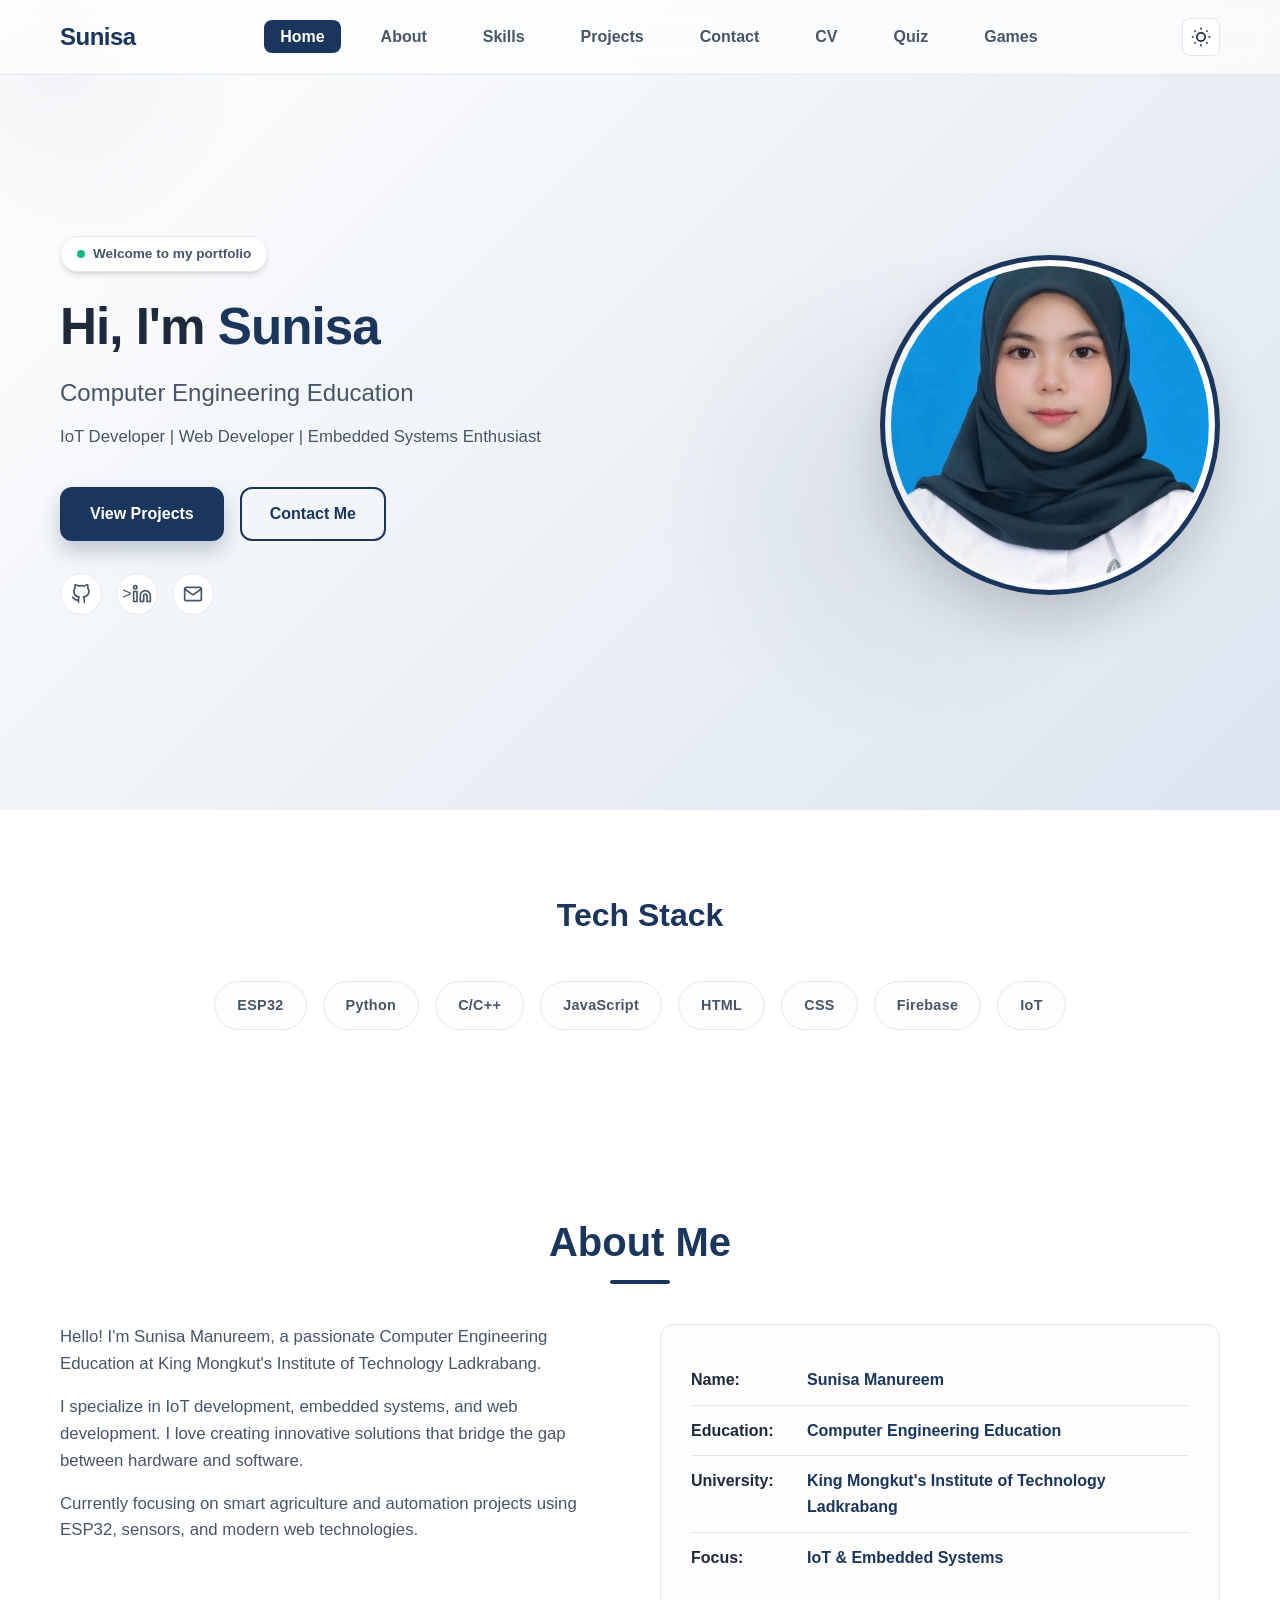
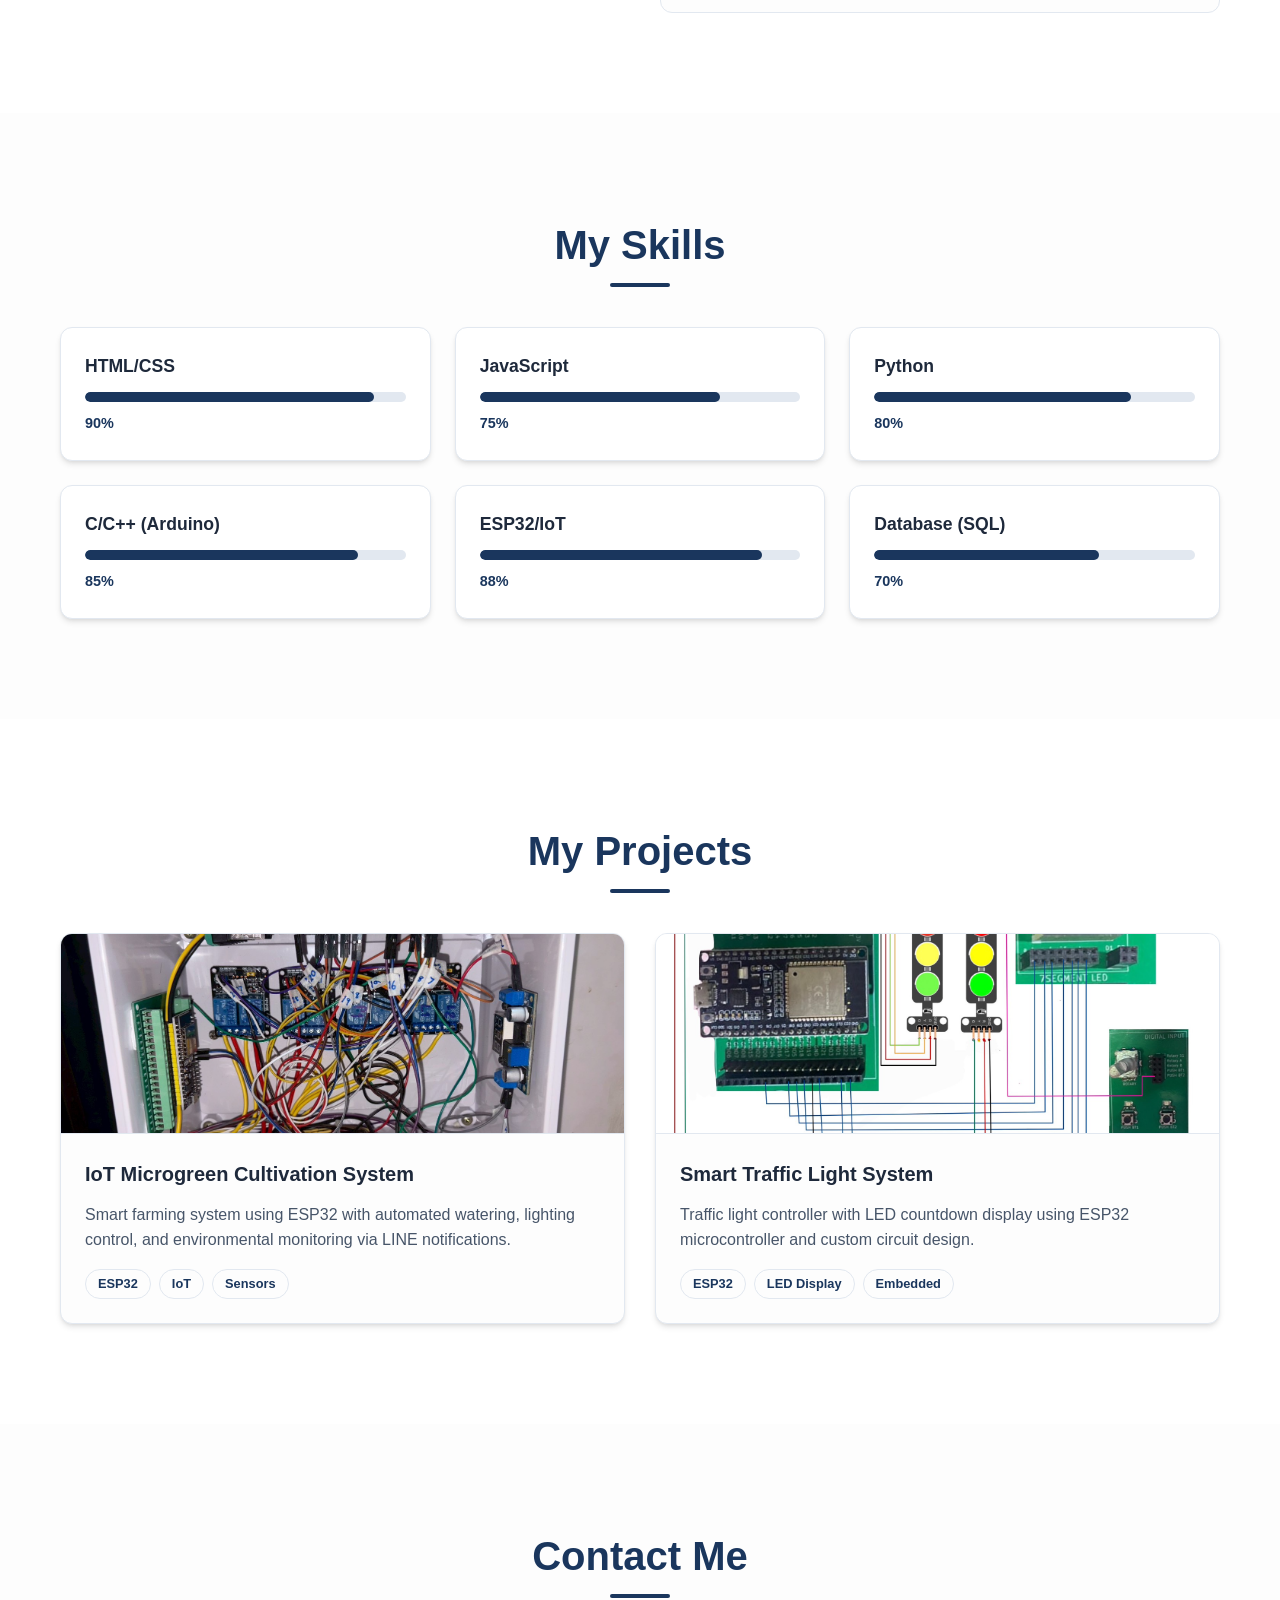
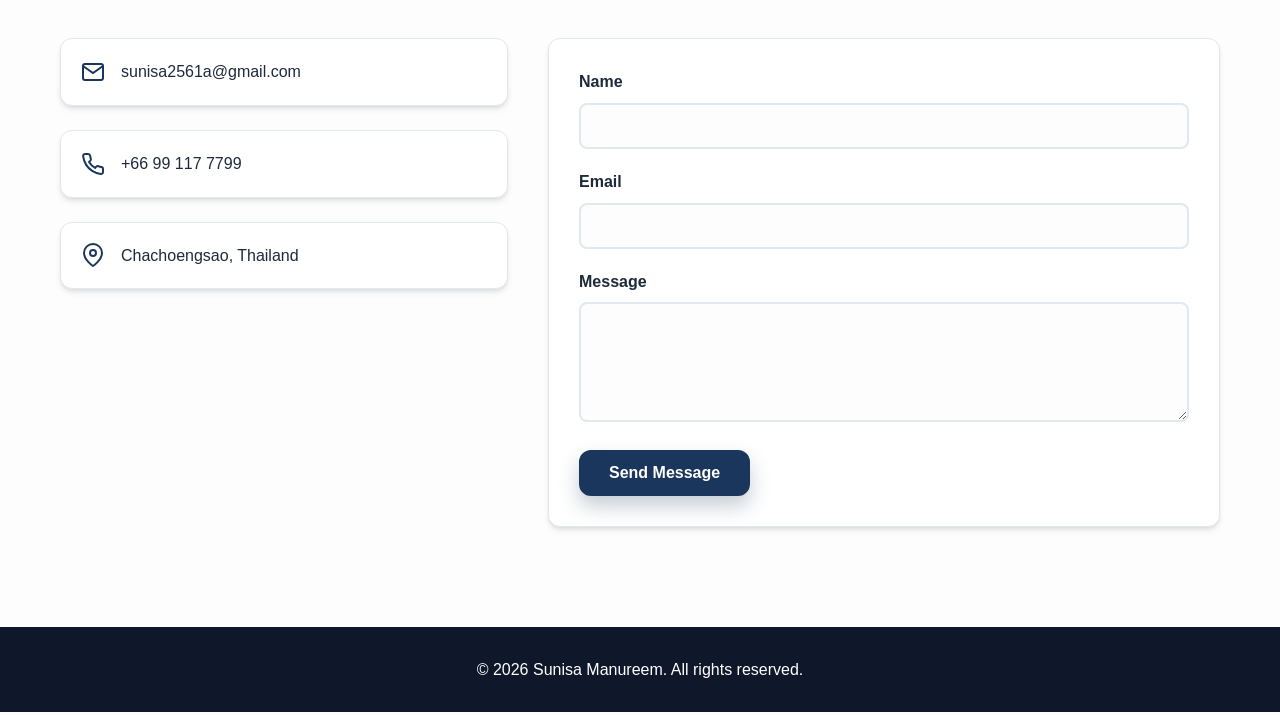
<file: index.html>
<!DOCTYPE html>
<html lang="th">

<head>
    <meta charset="UTF-8">
    <meta name="viewport" content="width=device-width, initial-scale=1.0">
    <title>Sunisa Portfolio - Computer Engineering Education Student</title>
    <meta name="description"
        content="Personal portfolio of Sunisa Manureem - IoT Developer, Web Developer, Embedded Systems">
    <link rel="stylesheet" href="css/style.css">
</head>

<body>
    <noscript>
        <div style="background: #ffefc1; color: #333; padding: 1em; text-align: center;">
            เว็บไซต์นี้สามารถใช้งานได้แม้ปิด JavaScript แต่บางฟีเจอร์เช่นธีมโหมด, แอนิเมชัน, และเกมจะไม่สมบูรณ์<br>
            หากต้องการประสบการณ์ที่ดีที่สุด กรุณาเปิดใช้งาน JavaScript
        </div>
    </noscript>
    <nav class="navbar" id="navbar">
        <div class="nav-container">

            <!-- Logo -->
            <div class="nav-left">
                <a href="#home" class="nav-logo">Sunisa</a>
            </div>

            <!-- Menu -->
            <ul class="nav-menu" id="navMenu">
                <li><a href="#home" class="nav-link active">Home</a></li>
                <li><a href="#about" class="nav-link">About</a></li>
                <li><a href="#skills" class="nav-link">Skills</a></li>
                <li><a href="#projects" class="nav-link">Projects</a></li>
                <li><a href="#contact" class="nav-link">Contact</a></li>
                <li><a href="cv.html" class="nav-link">CV</a></li>
                <li><a href="quiz.html" class="nav-link">Quiz</a></li>
                <li><a href="memory-game.html" class="nav-link">Games</a></li>
            </ul>
            <!-- Right -->
            <div class="nav-right">

            <!-- 🌙 -->
            <button class="theme-toggle" id="themeToggle" aria-label="Toggle dark mode">
                <!-- ☀️ -->
            <svg class="sun-icon" width="20" height="20" viewBox="0 0 24 24" fill="none" stroke="currentColor" stroke-width="2">
                <circle cx="12" cy="12" r="5"></circle>
                <line x1="12" y1="1" x2="12" y2="3"></line>
                <line x1="12" y1="21" x2="12" y2="23"></line>
                <line x1="4.22" y1="4.22" x2="5.64" y2="5.64"></line>
                <line x1="18.36" y1="18.36" x2="19.78" y2="19.78"></line>
                <line x1="1" y1="12" x2="3" y2="12"></line>
                <line x1="21" y1="12" x2="23" y2="12"></line>
                <line x1="4.22" y1="19.78" x2="5.64" y2="18.36"></line>
                <line x1="18.36" y1="5.64" x2="19.78" y2="4.22"></line>
            </svg>

            <!-- 🌙 -->
            <svg class="moon-icon" width="20" height="20" viewBox="0 0 24 24" fill="none" stroke="currentColor" stroke-width="2">
                <path d="M21 12.79A9 9 0 1 1 11.21 3 7 7 0 0 0 21 12.79z"></path>
            </svg>
            </button>

            <!-- ☰ -->
            <button class="menu-toggle nav-toggle" id="menuToggle" aria-label="Open menu">
                ☰
            </button>

        </div>

        </div>

    </nav>

    <section class="hero" id="home">
        <div class="container hero-container">
            <div class="hero-content">
                <div class="hero-badge animate-fade-in">
                    <span class="badge-dot"></span> Welcome to my portfolio
                </div>

                <h1 class="hero-title animate-fade-in delay-1">Hi, I'm <span class="highlight">Sunisa</span></h1>
                <p class="hero-subtitle animate-fade-in delay-2">Computer Engineering Education</p>
                <p class="hero-description animate-fade-in delay-3">IoT Developer | Web Developer | Embedded Systems
                    Enthusiast</p>

                <div class="hero-buttons animate-fade-in delay-3">
                    <a href="#projects" class="btn btn-primary">View Projects</a>
                    <a href="#contact" class="btn btn-outline">Contact Me</a>
                </div>

                <div class="hero-socials animate-fade-in delay-3">
                    <a href="https://github.com/SunisaManureem" target="_blank" aria-label="GitHub">
                        <svg width="20" height="20" viewBox="0 0 24 24" fill="none" stroke="currentColor"
                            stroke-width="2" stroke-linecap="round" stroke-linejoin="round">
                            <path
                                d="M9 19c-5 1.5-5-2.5-7-3m14 6v-3.87a3.37 3.37 0 0 0-.94-2.61c3.14-.35 6.44-1.54 6.44-7A5.44 5.44 0 0 0 20 4.77 5.07 5.07 0 0 0 19.91 1S18.73.65 16 2.48a13.38 13.38 0 0 0-7 0C6.27.65 5.09 1 5.09 1A5.07 5.07 0 0 0 5 4.77a5.44 5.44 0 0 0-1.5 3.78c0 5.42 3.3 6.61 6.44 7A3.37 3.37 0 0 0 9 18.13V22">
                            </path>
                        </svg>
                    </a>
                    <a href="https://www.linkedin.com/in/areena-na-a1b7763bb/" target="_blank" aria-label="LinkedIn">>
                        <svg width="20" height="20" viewBox="0 0 24 24" fill="none" stroke="currentColor"
                            stroke-width="2" stroke-linecap="round" stroke-linejoin="round">
                            <path d="M16 8a6 6 0 0 1 6 6v7h-4v-7a2 2 0 0 0-2-2 2 2 0 0 0-2 2v7h-4v-7a6 6 0 0 1 6-6z">
                            </path>
                            <rect x="2" y="9" width="4" height="12"></rect>
                            <circle cx="4" cy="4" r="2"></circle>
                        </svg>
                    </a>
                    <a href="#contact" aria-label="Email">
                        <svg width="20" height="20" viewBox="0 0 24 24" fill="none" stroke="currentColor"
                            stroke-width="2" stroke-linecap="round" stroke-linejoin="round">
                            <path d="M4 4h16c1.1 0 2 .9 2 2v12c0 1.1-.9 2-2 2H4c-1.1 0-2-.9-2-2V6c0-1.1.9-2 2-2z">
                            </path>
                            <polyline points="22,6 12,13 2,6"></polyline>
                        </svg>
                    </a>
                </div>
            </div>

            <div class="hero-image animate-fade-in delay-2">
                <img src="images/profile.jpg" alt="Sunisa Manureem">
            </div>

        </div>

    </section>

    <section class="tech" id="tech">
        <div class="container">
            <h2 class="tech-title">Tech Stack</h2>

            <div class="tech-grid">

                <div class="tech-item">ESP32</div>
                <div class="tech-item">Python</div>
                <div class="tech-item">C/C++</div>
                <div class="tech-item">JavaScript</div>
                <div class="tech-item">HTML</div>
                <div class="tech-item">CSS</div>
                <div class="tech-item">Firebase</div>
                <div class="tech-item">IoT</div>

            </div>

        </div>
    </section>
    <section class="section about" id="about">
        <div class="container">
            <h2 class="section-title">About Me</h2>
            <div class="about-content">
                <div class="about-text">
                    <p>Hello! I'm Sunisa Manureem, a passionate Computer Engineering Education at King Mongkut's
                        Institute of Technology Ladkrabang.</p>
                    <p>I specialize in IoT development, embedded systems, and web development. I love creating
                        innovative solutions that bridge the gap between hardware and software.</p>
                    <p>Currently focusing on smart agriculture and automation projects using ESP32, sensors, and modern
                        web technologies.</p>
                </div>
                <div class="about-info">
                    <div class="info-item">
                        <span class="info-label">Name:</span>
                        <span class="info-value">Sunisa Manureem</span>
                    </div>
                    <div class="info-item">
                        <span class="info-label">Education:</span>
                        <span class="info-value">Computer Engineering Education</span>
                    </div>
                    <div class="info-item">
                        <span class="info-label">University:</span>
                        <span class="info-value">King Mongkut's Institute of Technology Ladkrabang</span>
                    </div>
                    <div class="info-item">
                        <span class="info-label">Focus:</span>
                        <span class="info-value">IoT & Embedded Systems</span>
                    </div>
                </div>
            </div>
        </div>
    </section>

    <section class="section skills" id="skills">
        <div class="container">
            <h2 class="section-title">My Skills</h2>
            <div class="skills-grid">
                <div class="skill-card">
                    <h3 class="skill-name">HTML/CSS</h3>
                    <div class="skill-bar">
                        <div class="skill-progress" data-progress="90"></div>
                    </div>
                    <span class="skill-percent">90%</span>
                </div>
                <div class="skill-card">
                    <h3 class="skill-name">JavaScript</h3>
                    <div class="skill-bar">
                        <div class="skill-progress" data-progress="75"></div>
                    </div>
                    <span class="skill-percent">75%</span>
                </div>
                <div class="skill-card">
                    <h3 class="skill-name">Python</h3>
                    <div class="skill-bar">
                        <div class="skill-progress" data-progress="80"></div>
                    </div>
                    <span class="skill-percent">80%</span>
                </div>
                <div class="skill-card">
                    <h3 class="skill-name">C/C++ (Arduino)</h3>
                    <div class="skill-bar">
                        <div class="skill-progress" data-progress="85"></div>
                    </div>
                    <span class="skill-percent">85%</span>
                </div>
                <div class="skill-card">
                    <h3 class="skill-name">ESP32/IoT</h3>
                    <div class="skill-bar">
                        <div class="skill-progress" data-progress="88"></div>
                    </div>
                    <span class="skill-percent">88%</span>
                </div>
                <div class="skill-card">
                    <h3 class="skill-name">Database (SQL)</h3>
                    <div class="skill-bar">
                        <div class="skill-progress" data-progress="70"></div>
                    </div>
                    <span class="skill-percent">70%</span>
                </div>
            </div>
        </div>
    </section>

    <section class="section projects" id="projects">
        <div class="container">
            <h2 class="section-title">My Projects</h2>
            <div class="projects-grid">
                <div class="project-card">
                    <div class="project-image">
                        <img src="images/project1.jpg" alt="IoT Microgreen Cultivation System">
                    </div>
                    <div class="project-content">
                        <h3 class="project-title">IoT Microgreen Cultivation System</h3>
                        <p class="project-description">Smart farming system using ESP32 with automated watering,
                            lighting control, and environmental monitoring via LINE notifications.</p>
                        <div class="project-tags">
                            <span class="tag">ESP32</span>
                            <span class="tag">IoT</span>
                            <span class="tag">Sensors</span>
                        </div>
                    </div>
                </div>
                <div class="project-card">
                    <div class="project-image">
                        <img src="images/project2.jpg" alt="Smart Traffic Light System">
                    </div>
                    <div class="project-content">
                        <h3 class="project-title">Smart Traffic Light System</h3>
                        <p class="project-description">Traffic light controller with LED countdown display using ESP32
                            microcontroller and custom circuit design.</p>
                        <div class="project-tags">
                            <span class="tag">ESP32</span>
                            <span class="tag">LED Display</span>
                            <span class="tag">Embedded</span>
                        </div>
                    </div>
                </div>
            </div>
        </div>
    </section>

    <section class="section contact" id="contact">
        <div class="container">
            <h2 class="section-title">Contact Me</h2>
            <div class="contact-content">
                <div class="contact-info">
                    <div class="contact-item">
                        <svg width="24" height="24" viewBox="0 0 24 24" fill="none" stroke="currentColor"
                            stroke-width="2">
                            <path d="M4 4h16c1.1 0 2 .9 2 2v12c0 1.1-.9 2-2 2H4c-1.1 0-2-.9-2-2V6c0-1.1.9-2 2-2z">
                            </path>
                            <polyline points="22,6 12,13 2,6"></polyline>
                        </svg>
                        <span>sunisa2561a@gmail.com</span>
                    </div>
                    <div class="contact-item">
                        <svg width="24" height="24" viewBox="0 0 24 24" fill="none" stroke="currentColor"
                            stroke-width="2">
                            <path
                                d="M22 16.92v3a2 2 0 0 1-2.18 2 19.79 19.79 0 0 1-8.63-3.07 19.5 19.5 0 0 1-6-6 19.79 19.79 0 0 1-3.07-8.67A2 2 0 0 1 4.11 2h3a2 2 0 0 1 2 1.72 12.84 12.84 0 0 0 .7 2.81 2 2 0 0 1-.45 2.11L8.09 9.91a16 16 0 0 0 6 6l1.27-1.27a2 2 0 0 1 2.11-.45 12.84 12.84 0 0 0 2.81.7A2 2 0 0 1 22 16.92z">
                            </path>
                        </svg>
                        <span>+66 99 117 7799</span>
                    </div>
                    <div class="contact-item">
                        <svg width="24" height="24" viewBox="0 0 24 24" fill="none" stroke="currentColor"
                            stroke-width="2">
                            <path d="M21 10c0 7-9 13-9 13s-9-6-9-13a9 9 0 0 1 18 0z"></path>
                            <circle cx="12" cy="10" r="3"></circle>
                        </svg>
                        <span>Chachoengsao, Thailand</span>
                    </div>
                </div>
                <form class="contact-form" id="contactForm" action="mailto:sunisa2561a@gmail.com" method="POST"
                    enctype="text/plain">
                    <div class="form-group">
                        <label for="name">Name</label>
                        <input type="text" id="name" name="name" required>
                    </div>
                    <div class="form-group">
                        <label for="email">Email</label>
                        <input type="email" id="email" name="email" required>
                    </div>
                    <div class="form-group">
                        <label for="message">Message</label>
                        <textarea id="message" name="message" rows="5" required></textarea>
                    </div>
                    <button type="submit" class="btn btn-primary">Send Message</button>
                </form>
            </div>
        </div>
    </section>

    <footer class="footer">
        <div class="container">
            <p>&copy; 2026 Sunisa Manureem. All rights reserved.</p>
        </div>
    </footer>
    <noscript>
        <style>
            /* ปิดแอนิเมชันที่ใช้ JS */
            .animate-fade-in, .delay-1, .delay-2, .delay-3 { opacity: 1 !important; animation: none !important; }
        </style>
    </noscript>
    <script src="js/main.js"></script>
</body>

</html>
</file>
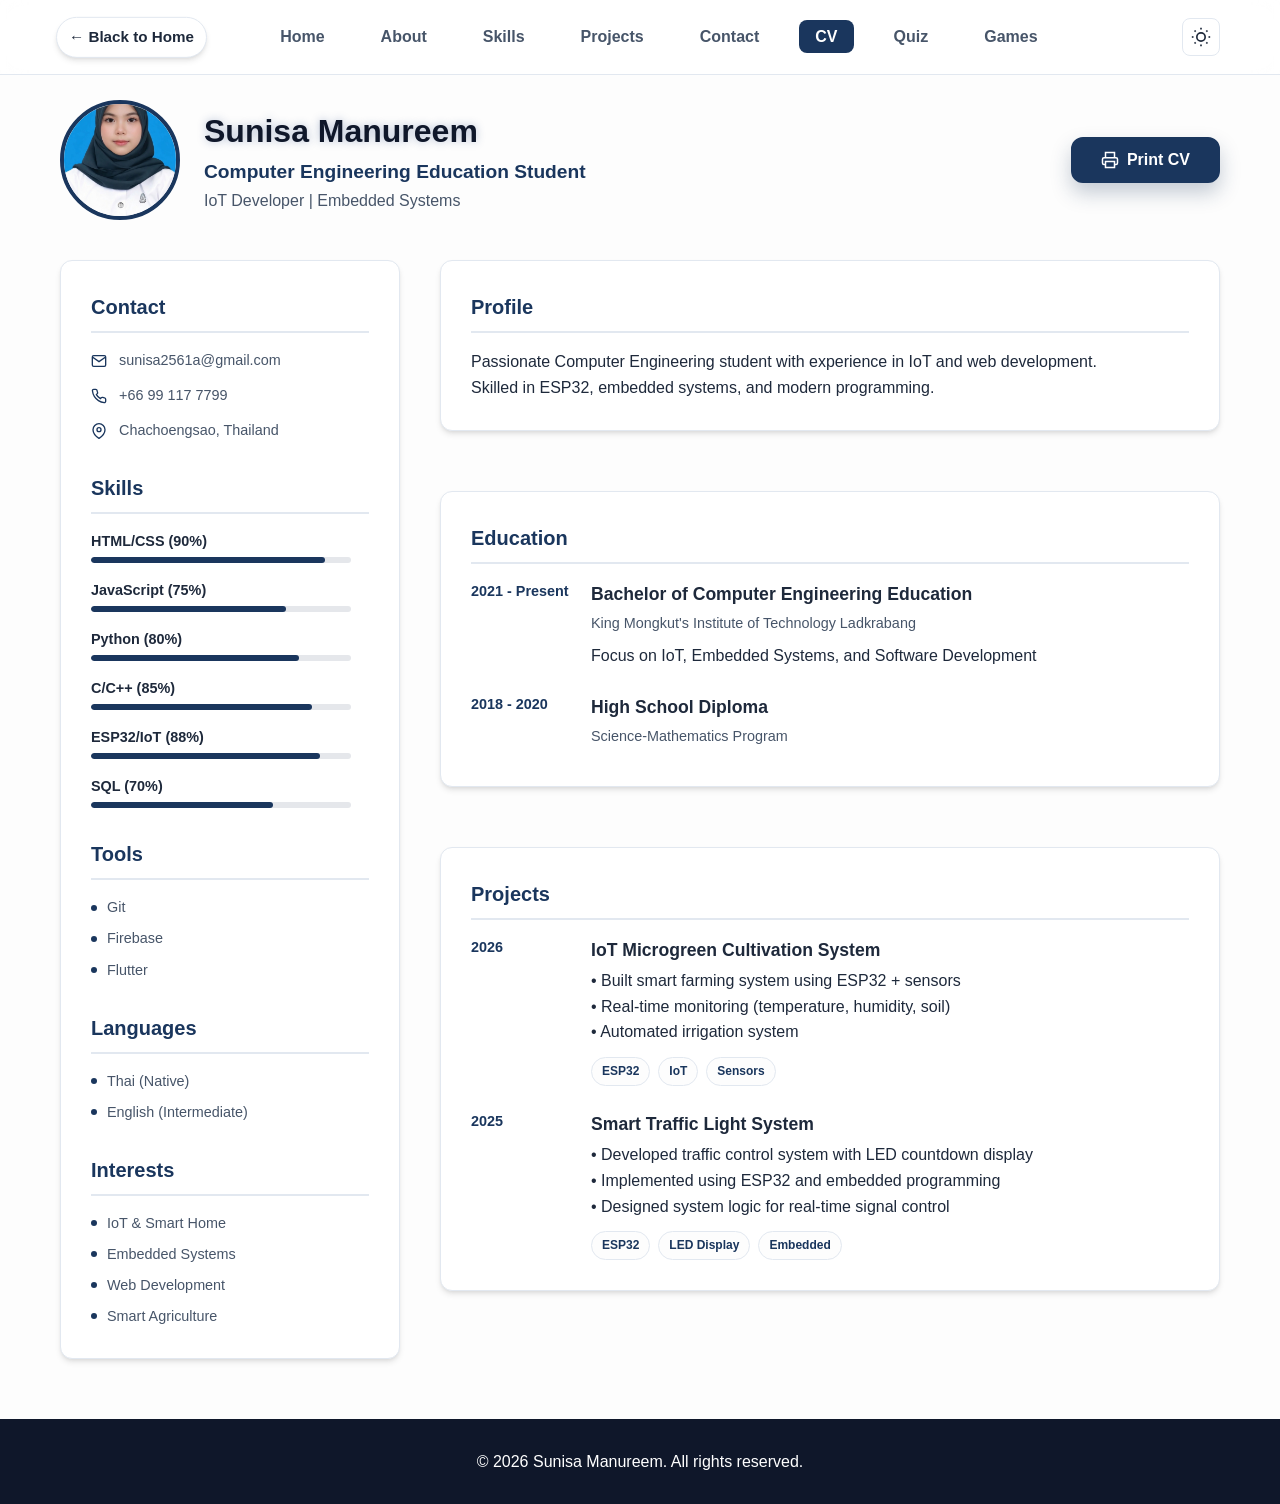
<file: cv.html>
<!DOCTYPE html>
<html lang="th">
<head>
    <meta charset="UTF-8">
    <meta name="viewport" content="width=device-width, initial-scale=1.0">
    <title>CV - Sunisa Manureem</title>
    <link rel="stylesheet" href="css/style.css">
</head>
<body>
    <noscript>
        <div style="background: #ffefc1; color: #333; padding: 1em; text-align: center;">
            เว็บไซต์นี้สามารถดู CV ได้แม้ปิด JavaScript แต่ปุ่ม Print และแอนิเมชันบางอย่างจะไม่ทำงาน<br>
            กรุณาใช้เมนู Print ของเบราว์เซอร์หากต้องการพิมพ์ (Ctrl+P)
        </div>
    </noscript>
    <!-- Navigation -->
    <nav class="navbar" id="navbar">
        <div class="nav-container">
            <a href="index.html" class="back-button" aria-label="Back to Home">← Black to Home</a>
            <a href="index.html" class="nav-logo">Sunisa</a>
            <button class="nav-toggle" id="navToggle" aria-label="Toggle menu">
                <span></span>
                <span></span>
                <span></span>
            </button>
            <ul class="nav-menu" id="navMenu">
                <li><a href="index.html" class="nav-link">Home</a></li>
                <li><a href="index.html#about" class="nav-link">About</a></li>
                <li><a href="index.html#skills" class="nav-link">Skills</a></li>
                <li><a href="index.html#projects" class="nav-link">Projects</a></li>
                <li><a href="index.html#contact" class="nav-link">Contact</a></li>
                <li><a href="cv.html" class="nav-link active">CV</a></li>
                <li><a href="quiz.html" class="nav-link">Quiz</a></li>
                <li><a href="memory-game.html" class="nav-link">Games</a></li>
            </ul>
            <button class="theme-toggle" id="themeToggle" aria-label="Toggle dark mode">
                <svg class="sun-icon" width="20" height="20" viewBox="0 0 24 24" fill="none" stroke="currentColor" stroke-width="2">
                    <circle cx="12" cy="12" r="5"></circle>
                    <line x1="12" y1="1" x2="12" y2="3"></line>
                    <line x1="12" y1="21" x2="12" y2="23"></line>
                    <line x1="4.22" y1="4.22" x2="5.64" y2="5.64"></line>
                    <line x1="18.36" y1="18.36" x2="19.78" y2="19.78"></line>
                    <line x1="1" y1="12" x2="3" y2="12"></line>
                    <line x1="21" y1="12" x2="23" y2="12"></line>
                    <line x1="4.22" y1="19.78" x2="5.64" y2="18.36"></line>
                    <line x1="18.36" y1="5.64" x2="19.78" y2="4.22"></line>
                </svg>
                <svg class="moon-icon" width="20" height="20" viewBox="0 0 24 24" fill="none" stroke="currentColor" stroke-width="2">
                    <path d="M21 12.79A9 9 0 1 1 11.21 3 7 7 0 0 0 21 12.79z"></path>
                </svg>
            </button>
        </div>
    </nav>
    <main class="cv-page">
    <div class="container">
        <div class="cv-header">
                <div class="cv-profile">
                    <img src="images/profile.jpg" alt="Sunisa Manureem" class="cv-photo">
                    <div class="cv-info">
                        <h1>Sunisa Manureem</h1>
                        <p class="cv-title">Computer Engineering Education Student</p>
                        <p class="cv-subtitle">IoT Developer | Embedded Systems</p>
                    </div>
                </div>
                <button class="btn btn-primary" onclick="window.print()">
                    <svg width="18" height="18" viewBox="0 0 24 24" fill="none" stroke="currentColor" stroke-width="2" style="margin-right: 8px;">
                        <polyline points="6 9 6 2 18 2 18 9"></polyline>
                        <path d="M6 18H4a2 2 0 0 1-2-2v-5a2 2 0 0 1 2-2h16a2 2 0 0 1 2 2v5a2 2 0 0 1-2 2h-2"></path>
                        <rect x="6" y="14" width="12" height="8"></rect>
                    </svg>
                    Print CV
                </button>
            </div>

            <div class="cv-grid">
            <!-- Left Column -->
                <div class="cv-sidebar">
                    <section class="cv-section">
                        <h2>Contact</h2>
                        <ul class="cv-contact-list">
                            <li>
                                <svg width="16" height="16" viewBox="0 0 24 24" fill="none" stroke="currentColor" stroke-width="2">
                                    <path d="M4 4h16c1.1 0 2 .9 2 2v12c0 1.1-.9 2-2 2H4c-1.1 0-2-.9-2-2V6c0-1.1.9-2 2-2z"></path>
                                    <polyline points="22,6 12,13 2,6"></polyline>
                                </svg>
                                sunisa2561a@gmail.com
                            </li>
                            <li>
                                <svg width="16" height="16" viewBox="0 0 24 24" fill="none" stroke="currentColor" stroke-width="2">
                                    <path d="M22 16.92v3a2 2 0 0 1-2.18 2 19.79 19.79 0 0 1-8.63-3.07 19.5 19.5 0 0 1-6-6 19.79 19.79 0 0 1-3.07-8.67A2 2 0 0 1 4.11 2h3a2 2 0 0 1 2 1.72 12.84 12.84 0 0 0 .7 2.81 2 2 0 0 1-.45 2.11L8.09 9.91a16 16 0 0 0 6 6l1.27-1.27a2 2 0 0 1 2.11-.45 12.84 12.84 0 0 0 2.81.7A2 2 0 0 1 22 16.92z"></path>
                                </svg>
                                +66 99 117 7799
                            </li>
                            <li>
                                <svg width="16" height="16" viewBox="0 0 24 24" fill="none" stroke="currentColor" stroke-width="2">
                                    <path d="M21 10c0 7-9 13-9 13s-9-6-9-13a9 9 0 0 1 18 0z"></path>
                                    <circle cx="12" cy="10" r="3"></circle>
                                </svg>
                                Chachoengsao, Thailand
                            </li>
                        </ul>
                    </section>

                    <section class="cv-section">
                        <h2>Skills</h2>
                    <div class="cv-skills">

                        <div class="cv-skill">
                    <span>HTML/CSS (90%)</span>
                    <div class="cv-skill-bar">
                        <div class="cv-skill-fill" data-width="90"></div>
                    </div>
                </div>

                <div class="cv-skill">
                    <span>JavaScript (75%)</span>
                    <div class="cv-skill-bar">
                        <div class="cv-skill-fill" data-width="75"></div>
                    </div>
                </div>

                <div class="cv-skill">
                    <span>Python (80%)</span>
                    <div class="cv-skill-bar">
                        <div class="cv-skill-fill" data-width="80"></div>
                    </div>
                </div>

                <div class="cv-skill">
                    <span>C/C++ (85%)</span>
                    <div class="cv-skill-bar">
                        <div class="cv-skill-fill" data-width="85"></div>
                    </div>
                </div>

                <div class="cv-skill">
                    <span>ESP32/IoT (88%)</span>
                    <div class="cv-skill-bar">
                        <div class="cv-skill-fill" data-width="88"></div>
                    </div>
                </div>

                <div class="cv-skill">
                    <span>SQL (70%)</span>
                    <div class="cv-skill-bar">
                        <div class="cv-skill-fill" data-width="70"></div>
                    </div>
                </div>

                    </div>
                    </section>
                    <section class="cv-section">
                    <h2>Tools</h2>
                    <ul class="cv-list">
                        <li>Git</li>
                        <li>Firebase</li>
                        <li>Flutter</li>
                    </ul>
                </section>

                    <section class="cv-section">
                        <h2>Languages</h2>
                        <ul class="cv-list">
                            <li>Thai (Native)</li>
                            <li>English (Intermediate)</li>
                        </ul>
                    </section>

                    <section class="cv-section">
                        <h2>Interests</h2>
                        <ul class="cv-list">
                            <li>IoT & Smart Home</li>
                            <li>Embedded Systems</li>
                            <li>Web Development</li>
                            <li>Smart Agriculture</li>
                        </ul>
                    </section>
                </div>

                <!-- Right Column -->
                <div class="cv-main">
                    <section class="cv-section">
                        <h2>Profile</h2>
                        <p>
                        Passionate Computer Engineering student with experience in IoT and web development.<br>
                        Skilled in ESP32, embedded systems, and modern programming.
                        </p>
                    </section>

                    <section class="cv-section">
                        <h2>Education</h2>
                        <div class="cv-timeline">
                            <div class="cv-timeline-item">
                                <div class="cv-timeline-date">2021 - Present</div>
                                <div class="cv-timeline-content">
                                    <h3>Bachelor of Computer Engineering Education</h3>
                                    <p class="cv-timeline-place">King Mongkut's Institute of Technology Ladkrabang </p>
                                    <p>Focus on IoT, Embedded Systems, and Software Development</p>
                                </div>
                            </div>
                            <div class="cv-timeline-item">
                                <div class="cv-timeline-date">2018 - 2020</div>
                                <div class="cv-timeline-content">
                                    <h3>High School Diploma</h3>
                                    <p class="cv-timeline-place">Science-Mathematics Program</p>
                                </div>
                            </div>
                        </div>
                    </section>

                    <section class="cv-section">
                        <h2>Projects</h2>
                        <div class="cv-timeline">
                            <div class="cv-timeline-item">
                                <div class="cv-timeline-date">2026</div>
                                <div class="cv-timeline-content">
                                    <h3>IoT Microgreen Cultivation System</h3>
                                    <p>
                                        • Built smart farming system using ESP32 + sensors<br>
                                        • Real-time monitoring (temperature, humidity, soil)<br>
                                        • Automated irrigation system<br>
                                    </p>
                                    <div class="cv-tags">
                                        <span>ESP32</span>
                                        <span>IoT</span>
                                        <span>Sensors</span>
                                    </div>
                                </div>
                            </div>
                            <div class="cv-timeline-item">
                                <div class="cv-timeline-date">2025</div>
                                <div class="cv-timeline-content">
                                    <h3>Smart Traffic Light System</h3>
                                    <p>
                                        • Developed traffic control system with LED countdown display<br>
                                        • Implemented using ESP32 and embedded programming<br>
                                        • Designed system logic for real-time signal control
                                    </p>
                                    <div class="cv-tags">
                                        <span>ESP32</span>
                                        <span>LED Display</span>
                                        <span>Embedded</span>
                                    </div>
                                </div>
                            </div>
                        </div>
                    </section>
                </div>
            </div>
        </div>
    </main>
    <!-- Footer -->
    <footer class="footer">
        <div class="container">
            <p>&copy; 2026 Sunisa Manureem. All rights reserved.</p>
        </div>
    </footer>

    <script src="js/main.js"></script>

</body>
</html>
</file>
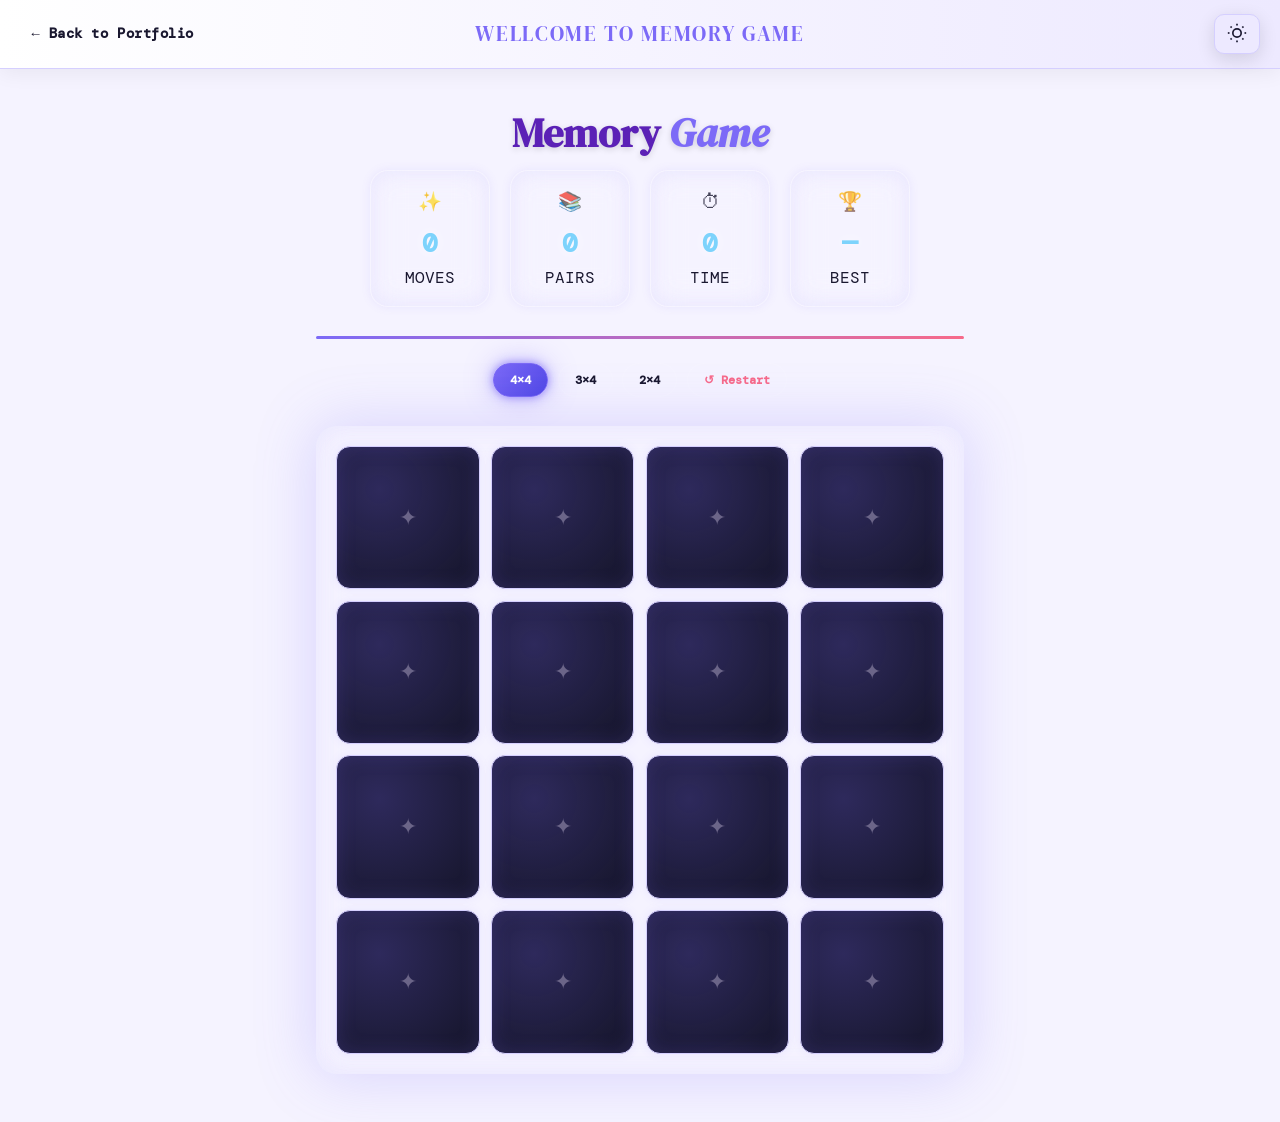
<file: memory-game.html>
<!DOCTYPE html>
<html lang="th">
<head>
  <meta charset="UTF-8">
  <meta name="viewport" content="width=device-width, initial-scale=1.0">
  <title>Memory Game — Sunisa Portfolio</title>
  <meta name="description" content="เกมจับคู่การ์ด — ฝึกความจำ">
  <link rel="stylesheet" href="css/style.css">
  <link rel="stylesheet" href="css/memory-game.css">
</head>
<body class="memory-game">

<nav class="nav" role="navigation" aria-label="site navigation">
  <a href="index.html">← Back to Portfolio</a>
  <span class="nav-title">Wellcome to Memory Game</span>
  <button class="theme-btn" id="themeToggle" aria-label="Toggle dark mode">
    <svg class="sun-icon" width="20" height="20" viewBox="0 0 24 24" fill="none" stroke="currentColor" stroke-width="2">
      <circle cx="12" cy="12" r="5"></circle>
      <line x1="12" y1="1" x2="12" y2="3"></line>
      <line x1="12" y1="21" x2="12" y2="23"></line>
      <line x1="4.22" y1="4.22" x2="5.64" y2="5.64"></line>
      <line x1="18.36" y1="18.36" x2="19.78" y2="19.78"></line>
      <line x1="1" y1="12" x2="3" y2="12"></line>
      <line x1="21" y1="12" x2="23" y2="12"></line>
      <line x1="4.22" y1="19.78" x2="5.64" y2="18.36"></line>
      <line x1="18.36" y1="5.64" x2="19.78" y2="4.22"></line>
    </svg>
    <svg class="moon-icon" width="20" height="20" viewBox="0 0 24 24" fill="none" stroke="currentColor" stroke-width="2">
      <path d="M21 12.79A9 9 0 1 1 11.21 3 7 7 0 0 0 21 12.79z"></path>
    </svg>
  </button>
</nav>

<noscript>
  <div id="nojs-notice" style="display:block; padding:1rem 1.5rem; background:#fef3cd; color:#6b5a00; font-family:monospace; font-size:.85rem; border-bottom:2px solid #f0c040;">
    ⚠️ JavaScript ถูกปิด — เกมจำเป็นต้องใช้ JS เพื่อพลิกการ์ด
    แต่คุณยังดูรายการ emoji ทั้งหมดด้านล่างได้
  </div>
</noscript>

<main class="wrapper" id="main">
  <h1>Memory <em>Game</em></h1>

  <div class="stats" role="status" aria-live="polite">

  <div class="stat-card">
    <div class="icon">✨</div>
    <div class="value" id="stat-moves">0</div>
    <div class="label">MOVES</div>
  </div>

  <div class="stat-card">
    <div class="icon">📚</div>
    <div class="value" id="stat-pairs">0</div>
    <div class="label">PAIRS</div>
  </div>

  <div class="stat-card">
    <div class="icon">⏱</div>
    <div class="value" id="stat-time">0</div>
    <div class="label">TIME</div>
  </div>

  <div class="stat-card">
    <div class="icon">🏆</div>
    <div class="value" id="stat-best">—</div>
    <div class="label">BEST</div>
  </div>

</div>

  <!-- Timer bar (visual only) -->
  <div id="timer-bar-wrap" aria-hidden="true"><div id="timer-bar"></div></div>

  <!-- Controls -->
  <div class="controls" role="group" aria-label="difficulty">
    <button class="btn active" data-size="4" aria-pressed="true">4×4</button>
    <button class="btn" data-size="3" aria-pressed="false">3×4</button>
    <button class="btn" data-size="2" aria-pressed="false">2×4</button>
    <button class="btn btn-restart" id="restartBtn" aria-label="Restart game">↺ Restart</button>
  </div>

  <div id="board" class="grid-4" role="grid" aria-label="memory card board"></div>

  <div id="fallback-list" style="margin-top:1.5rem;">
    <h2 style="font-size:1rem; margin-bottom:.5rem;">รายการ emoji ทั้งหมด (no-JS mode)</h2>
    <p style="font-size:.8rem; color:gray; margin-bottom:.8rem;">เมื่อ JS ทำงาน รายการนี้จะถูกซ่อนและแสดงเป็นบอร์ดเกมแทน</p>
    <div style="display:flex; flex-wrap:wrap; gap:.6rem; font-size:2rem; line-height:1;">
      <span title="Cat">🐱</span>
      <span title="Dog">🐶</span>
      <span title="Fox">🦊</span>
      <span title="Frog">🐸</span>
      <span title="Penguin">🐧</span>
      <span title="Lion">🦁</span>
      <span title="Bear">🐻</span>
      <span title="Butterfly">🦋</span>
      <span title="Blossom">🌸</span>
      <span title="Pizza">🍕</span>
      <span title="Guitar">🎸</span>
      <span title="Rocket">🚀</span>
      <span title="Target">🎯</span>
      <span title="Rainbow">🌈</span>
      <span title="Lightning">⚡</span>
      <span title="Donut">🍩</span>
      <span title="Circus">🎪</span>
      <span title="Unicorn">🦄</span>
      <span title="Cactus">🌵</span>
      <span title="Theater">🎭</span>
      <span title="Puzzle">🧩</span>
      <span title="Dice">🎲</span>
      <span title="Crystal ball">🔮</span>
      <span title="Balloon">🎈</span>
    </div>
  </div>

  <!-- Win message -->
  <div id="win-msg" role="alert" aria-live="assertive">
    <h2 id="win-title">🎉 ชนะแล้ว!</h2>
    <p id="win-detail"></p>
    <br>
    <button class="btn btn-restart" id="winRestartBtn">เล่นอีกรอบ</button>
  </div>
</main>
<script src="js/game.js"></script>
</body>
</html>
</file>
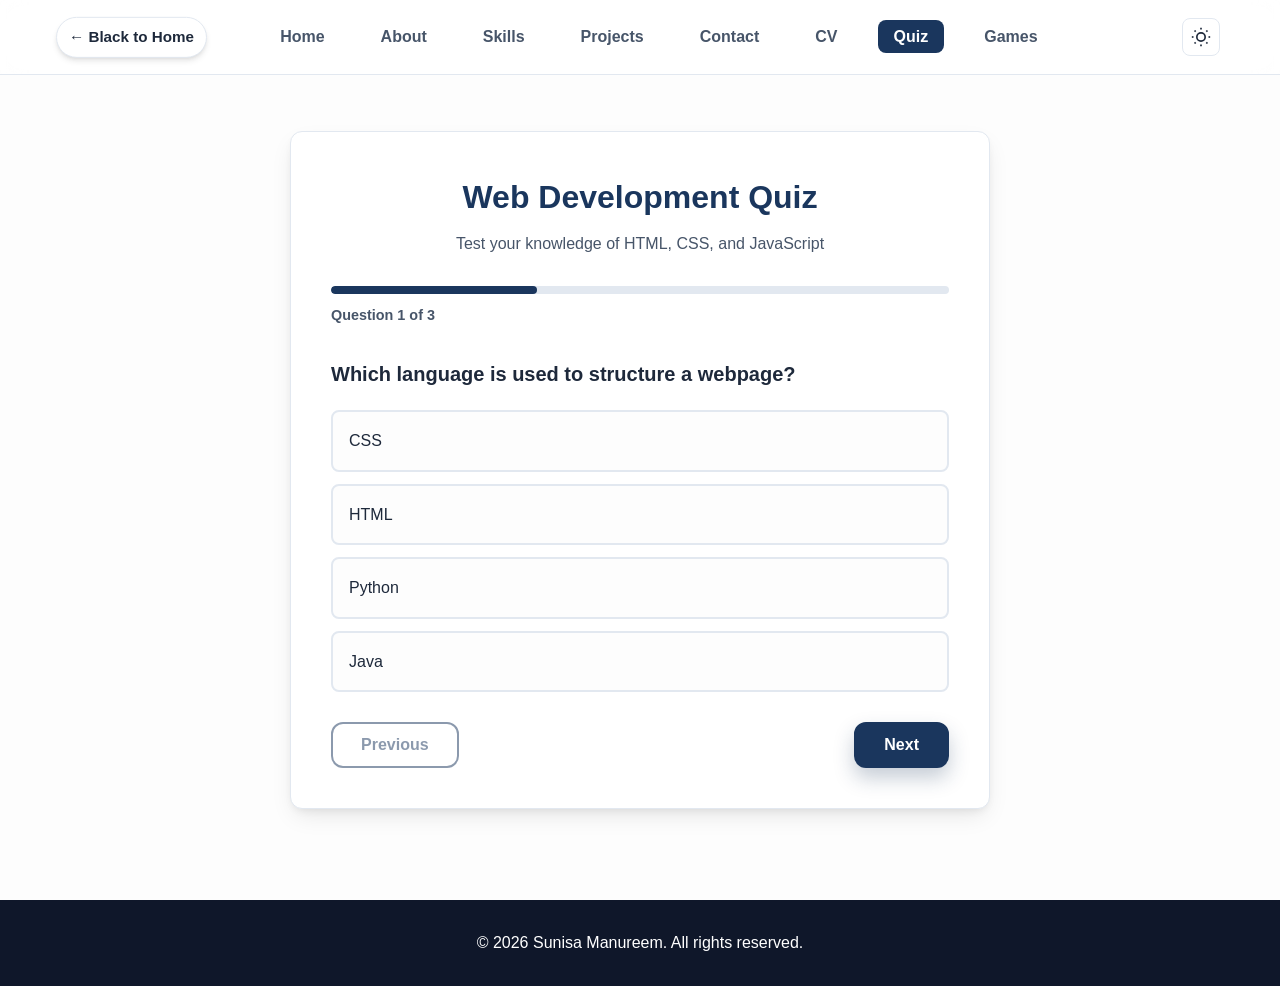
<file: quiz.html>
<!DOCTYPE html>
<html lang="th">
<head>
    <meta charset="UTF-8">
    <meta name="viewport" content="width=device-width, initial-scale=1.0">
    <title>Web Development Quiz - Sunisa Portfolio</title>
    <meta name="description" content="Test your web development knowledge with this interactive quiz">
    <link rel="stylesheet" href="css/style.css">
</head>
<body>
    <noscript>
        <div style="background: #ffefc1; color: #333; padding: 1em; text-align: center;">
            โหมดตอบคำถามนี้ต้องใช้ JavaScript หากปิด JS จะไม่สามารถเล่น Quiz ได้<br>
            <a href="index.html" style="color:#007bff;">กลับหน้าแรก</a>
        </div>
    </noscript>
    <!-- Navigation -->
    <nav class="navbar" id="navbar">
        <div class="nav-container">
            <a href="index.html" class="back-button" aria-label="Back to Home">← Black to Home</a>
            <a href="index.html" class="nav-logo">Sunisa</a>
            <button class="nav-toggle" id="navToggle" aria-label="Toggle menu">
                <span></span>
                <span></span>
                <span></span>
            </button>
            <ul class="nav-menu" id="navMenu">
                <li><a href="index.html" class="nav-link">Home</a></li>
                <li><a href="index.html#about" class="nav-link">About</a></li>
                <li><a href="index.html#skills" class="nav-link">Skills</a></li>
                <li><a href="index.html#projects" class="nav-link">Projects</a></li>
                <li><a href="index.html#contact" class="nav-link">Contact</a></li>
                <li><a href="cv.html" class="nav-link">CV</a></li>
                <li><a href="quiz.html" class="nav-link active">Quiz</a></li>
                 <li><a href="memory-game.html" class="nav-link">Games</a></li>
            </ul>
            <button class="theme-toggle" id="themeToggle" aria-label="Toggle dark mode">
                <svg class="sun-icon" width="20" height="20" viewBox="0 0 24 24" fill="none" stroke="currentColor" stroke-width="2">
                    <circle cx="12" cy="12" r="5"></circle>
                    <line x1="12" y1="1" x2="12" y2="3"></line>
                    <line x1="12" y1="21" x2="12" y2="23"></line>
                    <line x1="4.22" y1="4.22" x2="5.64" y2="5.64"></line>
                    <line x1="18.36" y1="18.36" x2="19.78" y2="19.78"></line>
                    <line x1="1" y1="12" x2="3" y2="12"></line>
                    <line x1="21" y1="12" x2="23" y2="12"></line>
                    <line x1="4.22" y1="19.78" x2="5.64" y2="18.36"></line>
                    <line x1="18.36" y1="5.64" x2="19.78" y2="4.22"></line>
                </svg>
                <svg class="moon-icon" width="20" height="20" viewBox="0 0 24 24" fill="none" stroke="currentColor" stroke-width="2">
                    <path d="M21 12.79A9 9 0 1 1 11.21 3 7 7 0 0 0 21 12.79z"></path>
                </svg>
            </button>
        </div>
    </nav>

    <!-- Quiz Section -->
    <main class="quiz-page">
        <div class="container">
            <div class="quiz-container">
                <h1 class="quiz-title">Web Development Quiz</h1>
                <p class="quiz-subtitle">Test your knowledge of HTML, CSS, and JavaScript</p>

                <!-- Progress Bar -->
                <div class="quiz-progress">
                    <div class="progress-bar">
                        <div class="progress-fill" id="progressFill"></div>
                    </div>
                    <span class="progress-text" id="progressText">Question 1 of 8</span>
                </div>

                <!-- Quiz Content -->
                <div class="quiz-content" id="quizContent">
                    <div class="question-container" id="questionContainer">
                        <!-- Questions will be loaded here -->
                    </div>
                </div>

                <!-- Quiz Controls -->
                <div class="quiz-controls" id="quizControls">
                    <button class="btn btn-outline" id="prevBtn" disabled>Previous</button>
                    <button class="btn btn-primary" id="nextBtn">Next</button>
                </div>

                <!-- Results Section (hidden initially) -->
                <div class="quiz-results hidden" id="quizResults">
                    <div class="results-icon" id="resultsIcon"></div>
                    <h2 class="results-title" id="resultsTitle"></h2>
                    <p class="results-score" id="resultsScore"></p>
                    <div class="results-breakdown" id="resultsBreakdown"></div>
                    <button class="btn btn-primary" id="restartBtn">Try Again</button>
                </div>
            </div>
        </div>
    </main>

    <!-- Footer -->
    <footer class="footer">
        <div class="container">
            <p>&copy; 2026 Sunisa Manureem. All rights reserved.</p>
        </div>
    </footer>

    <script src="js/quiz.js"></script>
    <script src="js/main.js"></script>
</body>
</html>
</file>
<file: css/style.css>
@media (max-width: 480px) {

    .hero-container {
        flex-direction: column-reverse;
        gap: 16px;
        align-items: center;
    }

    .hero-content {
        max-width: 100%;
        text-align: center;
    }

    .hero-image {
        margin-bottom: 12px;
    }

    .container {
        padding: 0 8px;
    }

    .hero {
        padding: 90px 0 40px;
        gap: 24px;
    }

    .hero-title {
        font-size: 1.5rem;
    }

    .hero-image img {
        width: 120px;
        height: 120px;
        padding: 2px;
    }

    .section-title {
        font-size: 1.3rem;
        margin-bottom: 24px;
    }

    .about-content {
        flex-direction: column;
        gap: 16px;
    }

    .about-info,
    .contact-form,
    .contact-item,
    .skill-card,
    .project-card,
    .cv-sidebar,
    .cv-main .cv-section,
    .quiz-container {
        padding: 12px;
    }

    .about-content,
    .contact-content,
    .skills-grid,
    .projects-grid,
    .cv-grid {
        gap: 12px;
    }

    .btn {
        padding: 8px 12px;
        font-size: 0.95rem;
    }

}
:root {
    --primary: #1a365d;         
    --primary-dark: #0f172a;    
    --secondary: #64748b;
    --accent: #10b981;          
    --background: #fdfdfd;      
    --surface: #ffffff;        
    --text: #1e293b;            
    --text-secondary: #475569;  
    --border: #e2e8f0;
    --success: #22c55e;
    --error: #ef4444;
    --warning: #f59e0b;
    --shadow: 0 4px 6px -1px rgb(0 0 0 / 0.1), 0 2px 4px -2px rgb(0 0 0 / 0.1);
    --shadow-lg: 0 10px 25px -5px rgb(0 0 0 / 0.1), 0 4px 10px -4px rgb(0 0 0 / 0.1);
    --radius: 12px;
    --transition: all 0.3s ease;
}
[data-theme="dark"] {
    --primary: #60a5fa;
    --primary-dark: #3b82f6;
    --background: #0f172a;
    --surface: #1e293b;
    --text: #f8fafc;
    --text-secondary: #cbd5e1;
    --border: #334155;
    --shadow-lg: 0 10px 25px -5px rgb(0 0 0 / 0.5);
}

/* ===== Reset & Base ===== */
*, *::before, *::after {
    margin: 0;
    padding: 0;
    box-sizing: border-box;
}

html {
    scroll-behavior: smooth;
    overflow-x: hidden; 
}

body {
    font-family: 'Segoe UI', Tahoma, Geneva, Verdana, sans-serif;
    background-color: var(--background);
    color: var(--text);
    line-height: 1.6;
    transition: var(--transition);
    overflow-x: hidden;
}

.hero {
    overflow: hidden; 
}


a {
    text-decoration: none;
    color: inherit;
}

ul {
    list-style: none;
}

img {
    max-width: 100%;
    height: auto;
    display: block;
}
/* ===== Utility Classes ===== */
.container {
    width: 100%;
    max-width: 1200px;
    margin: 0 auto;
    padding: 0 20px;
}
.hidden {
    display: none !important;
}

/* ===== Buttons ===== */
.btn {
    display: inline-flex;
    align-items: center;
    justify-content: center;
    padding: 12px 28px;
    font-size: 1rem;
    font-weight: 600;
    border-radius: var(--radius);
    cursor: pointer;
    transition: var(--transition);
    border: 2px solid transparent;
}

.btn-primary{
    background:var(--primary);
    color:white;
    border-color:var(--primary);
    box-shadow:0 10px 20px rgba(26,54,93,0.25);
}

.btn-primary:hover {
    background: var(--primary-dark);
    border-color: var(--primary-dark);
    transform: translateY(-2px);
    box-shadow: var(--shadow-lg);
    color: white;
}

.btn-outline {
    background: transparent;
    color: var(--primary);
    border-color: var(--primary);
}

.btn-outline:hover {
    background: var(--primary);
    color: white;
    transform: translateY(-2px);
    box-shadow: var(--shadow-md);
}

.btn:disabled {
    opacity: 0.5;
    cursor: not-allowed;
    transform: none;
}

/* ===== Navigation ===== */
.navbar {
    position: fixed;
    top: 0;
    left: 0;
    right: 0;

    background: rgba(255, 255, 255, 0.7);
    backdrop-filter: blur(12px);

    border-bottom: 1px solid var(--border);

    z-index: 1000;
    transition: var(--transition);
}
/* ===== Dark Mode Navbar ===== */

[data-theme="dark"] .navbar{

background: rgba(15,23,42,0.9);
backdrop-filter: blur(12px);
border-bottom: 1px solid rgba(255,255,255,0.08);

}
.navbar.scrolled{
background:rgba(255,255,255,0.95);
box-shadow:0 8px 20px rgba(0,0,0,0.08);
}


.nav-container {
    display:flex;
    align-items:center;
    max-width:1200px;
    margin:0 auto;
    padding:18px 20px;
}
.nav-menu {
    margin: 0 auto;
}

.nav-right {
    margin-left: auto;
}

.nav-menu{
    flex:2;
    display:flex;
    justify-content:center;
    align-items:center;
    gap:24px;
}

.nav-right {
    display: flex;
    align-items: center;
    gap: 10px; 
}

.nav-logo {
    font-size: 1.5rem;
    font-weight: 800;
    color: var(--primary);
    letter-spacing: -0.5px;
}

.nav-link {
    padding: 8px 16px;
    border-radius: 8px;
    font-weight: 600;
    transition: var(--transition);
    color: var(--text-secondary);
}
[data-theme="dark"] .nav-link{
color:#cbd5e1;
}

[data-theme="dark"] .nav-link:hover,
[data-theme="dark"] .nav-link.active{
background:#3b82f6;
color:white;
}

.nav-link:hover,
.nav-link.active {
    background: var(--primary);
    color: white;
    transform:translateY(-2px);
}

.nav-toggle {
    display: none;
    flex-direction: column;
    gap: 5px;
    background: none;
    border: none;
    cursor: pointer;
    padding: 5px;
}

.nav-toggle span {
    width: 25px;
    height: 3px;
    background: var(--text);
    border-radius: 2px;
    transition: var(--transition);
}

.theme-toggle {
    background: var(--surface);
    border: 1px solid var(--border);
    border-radius: 8px;
    padding: 8px;
    cursor: pointer;
    display: flex;
    align-items: center;
    justify-content: center;
    transition: var(--transition);
}

.back-button {
    position: absolute;
    left: 16px;
    top: 50%;
    transform: translateY(-50%);
    z-index: 1100;
    font-size: 0.95rem;
    background: var(--surface);
    border: 1px solid var(--border);
    border-radius: 999px;
    color: var(--text);
    font-weight: 700;
    padding: 7px 12px;
    box-shadow: var(--shadow);
    text-decoration: none;
    transition: var(--transition);
}

body.memory-game .back-button,
body.quiz-page .back-button,
body.cv-page .back-button,
body.index-page .back-button {
    left: 16px;
}
.navbar .nav-container {
    align-items: center;
    min-height: 60px;
    position: relative;
}

.back-button:hover {
    background: var(--primary);
    color: #fff;
    border-color: var(--primary);
}

.navbar .nav-container {
    align-items: center;
}

.navbar .back-button {
    display: inline-flex;
    align-items: center;
    justify-content: center;
}

.menu-toggle {
    display: none;
    font-size: 26px;
    color: var(--text);
    background: var(--surface);
    border: 1px solid var(--border);
    border-radius: 10px;
    width: 46px;
    height: 46px;
    align-items: center;
    justify-content: center;
    cursor: pointer;
    z-index: 1100;
}

@media (max-width: 768px) {
    .menu-toggle {
        display: flex;
    }
}

.theme-toggle:hover {
    border-color: var(--primary);
    background: var(--background);
}

.theme-toggle svg {
    color: var(--text);
}

.moon-icon { 
    display: none; 
}

[data-theme="dark"] .sun-icon { 
    display: none; 
}

[data-theme="dark"] .moon-icon { 
    display: block; 
}

/* ===== Hero Section ===== */
.hero{
min-height:90vh;
display:flex;
align-items:center;
justify-content: space-between;
gap:60px;
padding:120px 20px 80px;
position:relative;
border-top: 1px solid rgba(255,255,255,0.04);
background: linear-gradient(
    135deg,
    #ffffff 0%,
    #eef2f7 50%,
    #dbe4f0 100%
    );
}
/* Dark Mode Hero */
.hero{
transition: background 0.4s ease;
}

[data-theme="dark"] .hero {

background: linear-gradient(
120deg,
#0f172a 0%,
#0b1324 45%,
#020617 100%
);

}

/* light glow effect */
.hero::before {
    content: "";
    position: absolute;
    top: -150px;
    left: -150px;
    width: 400px;
    height: 400px;

    background: radial-gradient(
        circle,
        rgba(26,54,93,0.05) 0%,
        transparent 70%
    );

    z-index: 0;
}

.hero::after{
    content:"";
    position:absolute;
    right:10%;
    top:30%;
    width:500px;
    height:500px;
    background:radial-gradient(circle, rgba(26,54,93,0.08), transparent 70%);
    z-index:0;
}
.hero-container{
    display:flex;
    align-items:center;
    justify-content:space-between;
    gap:60px;
    
}
.hero-badge {
    display: inline-flex;
    align-items: center;
    gap: 8px;
    background: var(--surface);
    border: 1px solid var(--border);
    padding: 6px 16px;
    border-radius: 50px;
    font-size: 0.85rem;
    font-weight: 600;
    color: var(--text-secondary);
    margin-bottom: 24px;
    box-shadow: var(--shadow);
}

.badge-dot {
    width: 8px;
    height: 8px;
    background-color: var(--accent);
    border-radius: 50%;
}

.hero-title {
    font-size: 3.2rem;
    font-weight: 800;
    line-height: 1.2;
    margin-bottom: 16px;
    letter-spacing: -1px;
    color: var(--text);
    text-shadow: 0 0 0 rgba(0,0,0,0); /* clean baseline */
}

.highlight {
    color: var(--primary);
}

.hero-subtitle {
    font-size: 1.5rem;
    color: var(--text-secondary);
    margin-bottom: 12px;
    font-weight: 500;
}

.hero-description {
    font-size: 1.05rem;
    color: var(--text-secondary);
    margin-bottom: 36px;
}

.hero-buttons {
    display: flex;
    gap: 16px;
    flex-wrap: wrap;
}
.hero-image{
position:relative;
}
.hero-image img{
width:340px;
height:340px;
object-fit:cover;
object-position:50% 25%;
border-radius:50%;
border:5px solid var(--primary);
padding:6px;
background:white;
box-shadow:0 25px 50px rgba(0,0,0,0.15);

animation:float 6s ease-in-out infinite;
}

.hero-image::before{
content:"";
position:absolute;
width:380px;
height:380px;
background:radial-gradient(circle, rgba(26,54,93,0.12), transparent 70%);
top:-20px;
left:-20px;
border-radius:50%;
z-index:-1;
}
.hero-content{
max-width:520px;
text-align:left;
}
/* ===== Sections ===== */
.section {
    padding: 100px 0;
}

.section-title {
    font-size: 2.5rem;
    font-weight: 800;
    text-align: center;
    margin-bottom: 50px;
    position: relative;
    color: var(--primary);
}

.section-title::after {
    content: '';
    position: absolute;
    bottom: -10px;
    left: 50%;
    transform: translateX(-50%);
    width: 60px;
    height: 4px;
    background: var(--primary);
    border-radius: 2px;
}
/* ===== About Section ===== */
.about {
    background: var(--surface);
}

.about-content {
    display: grid;
    grid-template-columns: 1fr 1fr;
    gap: 40px;
    align-items: start;
}

.about-text p {
    margin-bottom: 16px;
    color: var(--text-secondary);
    font-size: 1.05rem;
}

.about-info {
    background: var(--background);
    padding: 30px;
    border-radius: var(--radius);
    border: 1px solid var(--border);
}

.info-item {
    display: flex;
    gap: 16px;
    padding: 12px 0;
    border-bottom: 1px solid var(--border);
}

.info-item:last-child {
    border-bottom: none;
}

.info-label {
    font-weight: 600;
    min-width: 100px;
    color: var(--text);
}

.info-value {
    color: var(--primary);
    font-weight: 600;
}

/* ===== Skills Section ===== */
.skills-grid {
    display: grid;
    grid-template-columns: repeat(auto-fit, minmax(300px, 1fr));
    gap: 24px;
}

.skill-card {
    background: var(--surface);
    padding: 24px;
    border-radius: var(--radius);
    box-shadow: var(--shadow);
    transition: var(--transition);
    border: 1px solid var(--border);
}

.skill-card:hover {
    transform: translateY(-5px);
    box-shadow: var(--shadow-lg);
}

.skill-name {
    font-size: 1.1rem;
    font-weight: 700;
    margin-bottom: 12px;
}

.skill-bar {
    height: 10px;
    background: var(--border);
    border-radius: 5px;
    overflow: hidden;
    margin-bottom: 8px;
}

.skill-progress {
    height: 100%;
    background: var(--primary);
    border-radius: 5px;
    width: 0; /* เริ่มจาก 0 */
    transition: width 1.5s ease;
}

.skill-percent {
    font-size: 0.9rem;
    color: var(--primary);
    font-weight: 700;
}

/* ===== Projects Section ===== */
.projects {
    background: var(--surface);
}

.projects-grid {
    display: grid;
    grid-template-columns: repeat(auto-fit, minmax(350px, 1fr));
    gap: 30px;
}

.project-card {
    background: var(--background);
    border-radius: var(--radius);
    overflow: hidden;
    box-shadow: var(--shadow);
    transition: var(--transition);
    border: 1px solid var(--border);
}

.project-card:hover {
    transform:translateY(-10px) scale(1.03);
    box-shadow:0 25px 45px rgba(0,0,0,0.15);
}

.project-image {
    height: 200px;
    overflow: hidden;
    border-bottom: 1px solid var(--border);
}

.project-image img {
    width: 100%;
    height: 100%;
    object-fit: cover;
    transition: var(--transition);
}

.project-card:hover .project-image img {
    transform: scale(1.05);
}

.project-content {
    padding: 24px;
}

.project-title {
    font-size: 1.25rem;
    font-weight: 700;
    margin-bottom: 12px;
}

.project-description {
    color: var(--text-secondary);
    margin-bottom: 16px;
}

.project-tags {
    display: flex;
    flex-wrap: wrap;
    gap: 8px;
}

.tag {
    padding: 4px 12px;
    background: var(--background);
    color: var(--primary);
    border: 1px solid var(--border);
    border-radius: 20px;
    font-size: 0.8rem;
    font-weight: 600;
}

[data-theme="dark"] .hero-title{
color:#e2e8f0;
}

[data-theme="dark"] .hero-subtitle{
color:#cbd5e1;
}

[data-theme="dark"] .hero-description{
color:#94a3b8;
}

/* ===== Contact Section ===== */
.contact-content {
    display: grid;
    grid-template-columns: 1fr 1.5fr;
    gap: 40px;
}

.contact-info {
    display: flex;
    flex-direction: column;
    gap: 24px;
}

.contact-item {
    display: flex;
    align-items: center;
    gap: 16px;
    padding: 20px;
    background: var(--surface);
    border-radius: var(--radius);
    box-shadow: var(--shadow);
    border: 1px solid var(--border);
}

.contact-item svg {
    color: var(--primary);
    flex-shrink: 0;
}

.contact-form {
    background: var(--surface);
    padding: 30px;
    border-radius: var(--radius);
    box-shadow: var(--shadow);
    border: 1px solid var(--border);
}

.form-group {
    margin-bottom: 20px;
}

.form-group label {
    display: block;
    font-weight: 600;
    margin-bottom: 8px;
    color: var(--text);
}

.form-group input,
.form-group textarea {
    width: 100%;
    padding: 12px 16px;
    border: 2px solid var(--border);
    border-radius: 8px;
    font-size: 1rem;
    background: var(--background);
    color: var(--text);
    transition: var(--transition);
}

.form-group input:focus,
.form-group textarea:focus {
    outline: none;
    border-color: var(--primary);
}

.form-group textarea {
    resize: vertical;
    min-height: 120px;
}

/* ===== Footer ===== */
.footer {
    background: var(--primary-dark);
    padding: 30px 0;
    text-align: center;
}

.footer p {
    color: var(--surface);
}

/* ===== CV Page ===== */
.cv-page {
    padding: 100px 0 60px;
    min-height: 100vh;
}

.cv-header {
    display: flex;
    justify-content: space-between;
    align-items: center;
    margin-bottom: 40px;
    flex-wrap: wrap;
    gap: 20px;
}

.cv-profile {
    display: flex;
    align-items: center;
    gap: 24px;
}

.cv-photo {
    width: 120px;
    height: 120px;
    border-radius: 50%;
    object-fit: cover;
    border: 4px solid var(--primary);
    background: var(--surface);
}

.cv-info h1 {
    font-size: 2rem;
    font-weight: 800;
    color: var(--primary-dark);
    text-shadow: 0 0 7px rgba(26, 54, 93, 0.25);
}

/* ปรับ CV title ให้ชัดขึ้นในโหมดกลางวัน */
body:not([data-theme="dark"]) .cv-info h1 {
    color: var(--primary-dark);
    text-shadow: 0 0 8px rgba(38, 70, 133, 0.35);
}

/* โหมดกลางคืนยังอ่านง่าย */
[data-theme="dark"] .cv-info h1 {
    color: #dbe4ff;
    text-shadow: 0 0 8px rgba(124, 136, 253, 0.5);
}

.cv-title {
    font-size: 1.2rem;
    color: var(--primary);
    font-weight: 600;
}

.cv-subtitle {
    color: var(--text-secondary);
}

.cv-grid {
    display: grid;
    grid-template-columns: 340px 1fr;
    gap: 40px;
}

.cv-sidebar {
    background: var(--surface);
    padding: 30px;
    border-radius: var(--radius);
    box-shadow: var(--shadow);
    border: 1px solid var(--border);
    height: fit-content;
}

.cv-main {
    display: flex;
    flex-direction: column;
    gap: 30px;
}

.cv-section {
    margin-bottom: 30px;
}

.cv-section:last-child {
    margin-bottom: 0;
}

.cv-section h2 {
    font-size: 1.25rem;
    font-weight: 700;
    color: var(--primary);
    margin-bottom: 16px;
    padding-bottom: 8px;
    border-bottom: 2px solid var(--border);
}

.cv-main .cv-section {
    background: var(--surface);
    padding: 30px;
    border-radius: var(--radius);
    box-shadow: var(--shadow);
    border: 1px solid var(--border);
}

.cv-contact-list {
    display: flex;
    flex-direction: column;
    gap: 12px;
}

.cv-contact-list li {
    display: flex;
    align-items: center;
    gap: 12px;
    font-size: 0.9rem;
    color: var(--text-secondary);
}

.cv-contact-list svg {
    color: var(--primary);
    flex-shrink: 0;
}

.cv-skills {
    display: flex;
    flex-direction: column;
    gap: 16px;
}

.cv-skill span {
    font-size: 0.9rem;
    font-weight: 600;
    display: block;
    margin-bottom: 6px;
}

.cv-skill-bar {
    height: 6px;
    max-width: 260px; 
    background: #e5e7eb;
    border-radius: 10px;
    overflow: hidden;
}
.cv-skill-fill {
    height: 100%;
    background: linear-gradient(90deg, #1a365d, #3b82f6);
    border-radius: 10px;
}

.cv-skill span {
    display: block;
    margin-bottom: 4px;
    font-size: 0.9rem;
}

.cv-skill-fill {
    height: 100%;
    background: var(--primary);
    border-radius: 4px;
}

.cv-list {
    display: flex;
    flex-direction: column;
    gap: 8px;
}

.cv-list li {
    color: var(--text-secondary);
    font-size: 0.9rem;
    padding-left: 16px;
    position: relative;
}

.cv-list li::before {
    content: '';
    position: absolute;
    left: 0;
    top: 50%;
    transform: translateY(-50%);
    width: 6px;
    height: 6px;
    background: var(--primary);
    border-radius: 50%;
}

.cv-timeline {
    display: flex;
    flex-direction: column;
    gap: 24px;
}

.cv-timeline-item {
    display: grid;
    grid-template-columns: 100px 1fr;
    gap: 20px;
}

.cv-timeline-date {
    font-size: 0.9rem;
    font-weight: 700;
    color: var(--primary);
}

.cv-timeline-content h3 {
    font-size: 1.1rem;
    font-weight: 700;
    margin-bottom: 4px;
}

.cv-timeline-place {
    color: var(--text-secondary);
    font-size: 0.9rem;
    margin-bottom: 8px;
}

.cv-tags {
    display: flex;
    flex-wrap: wrap;
    gap: 8px;
    margin-top: 12px;
}

.cv-tags span {
    padding: 4px 10px;
    background: var(--background);
    color: var(--primary);
    border: 1px solid var(--border);
    border-radius: 15px;
    font-size: 0.75rem;
    font-weight: 600;
}
.cv-skill-fill {
    transition: width 1.2s ease;
}
.cv-section {
    transition: 0.3s;
}

.cv-section:hover {
    transform: translateY(-3px);
    box-shadow: 0 15px 30px rgba(0,0,0,0.1);
}

/* ===== Quiz Page ===== */
.quiz-page {
    padding: 100px 0 60px;
    min-height: 100vh;
    display: flex;
    align-items: center;
}

.quiz-container {
    background: var(--surface);
    padding: 40px;
    border-radius: var(--radius);
    box-shadow: var(--shadow-lg);
    border: 1px solid var(--border);
    max-width: 700px;
    margin: 0 auto;
}

.quiz-title {
    font-size: 2rem;
    font-weight: 800;
    text-align: center;
    margin-bottom: 8px;
    color: var(--primary);
}

.quiz-subtitle {
    text-align: center;
    color: var(--text-secondary);
    margin-bottom: 30px;
}

.quiz-progress {
    margin-bottom: 30px;
}

.progress-bar {
    height: 8px;
    background: var(--border);
    border-radius: 4px;
    overflow: hidden;
    margin-bottom: 8px;
}

.progress-fill {
    height: 100%;
    background: var(--primary);
    border-radius: 4px;
    transition: width 0.3s ease;
    width: 12.5%;
}

.progress-text {
    font-size: 0.9rem;
    color: var(--text-secondary);
    font-weight: 600;
}

.question-container h3 {
    font-size: 1.25rem;
    margin-bottom: 20px;
}

.options {
    display: flex;
    flex-direction: column;
    gap: 12px;
}

.option {
    display: flex;
    align-items: center;
    gap: 12px;
    padding: 16px;
    background: var(--background);
    border: 2px solid var(--border);
    border-radius: 8px;
    cursor: pointer;
    transition: var(--transition);
}

.option:hover {
    border-color: var(--primary);
}

.option.selected {
    border-color: var(--primary);
    background: rgba(26, 54, 93, 0.05); 
}

.option.correct {
    border-color: var(--success);
    background: rgba(34, 197, 94, 0.1);
}

.option.incorrect {
    border-color: var(--error);
    background: rgba(239, 68, 68, 0.1);
}

.option input {
    display: none;
}

.option-marker {
    width: 24px;
    height: 24px;
    border: 2px solid var(--border);
    border-radius: 50%;
    display: flex;
    align-items: center;
    justify-content: center;
    font-weight: 600;
    font-size: 0.8rem;
    flex-shrink: 0;
    transition: var(--transition);
}

.option.selected .option-marker {
    background: var(--primary);
    border-color: var(--primary);
    color: white;
}

.quiz-controls {
    display: flex;
    justify-content: space-between;
    margin-top: 30px;
    gap: 16px;
}

.quiz-results {
    text-align: center;
}

.results-icon {
    font-size: 4rem;
    margin-bottom: 20px;
}

.results-title {
    font-size: 1.75rem;
    margin-bottom: 12px;
    color: var(--primary);
}

.results-score {
    font-size: 1.25rem;
    color: var(--text-secondary);
    margin-bottom: 30px;
}

.results-breakdown {
    text-align: left;
    margin-bottom: 30px;
}

.result-item {
    display: flex;
    align-items: center;
    gap: 12px;
    padding: 12px;
    background: var(--background);
    border-radius: 8px;
    margin-bottom: 8px;
    border: 1px solid var(--border);
}

.result-item.correct {
    border-left: 4px solid var(--success);
}

.result-item.incorrect {
    border-left: 4px solid var(--error);
}

/* ===== Animations ===== */
@keyframes fadeIn {
    from {
        opacity: 0;
        transform: translateY(20px);
    }
    to {
        opacity: 1;
        transform: translateY(0);
    }
}

.animate-fade-in {
    animation: fadeIn 0.6s ease forwards;
}

.delay-1 { animation-delay: 0.2s; opacity: 0; }
.delay-2 { animation-delay: 0.4s; opacity: 0; }
.delay-3 { animation-delay: 0.6s; opacity: 0; }


@media (max-width: 768px) {

    .nav-menu {
        position: fixed;
        top: 70px;
        left: 0;
        right: 0;
        background: var(--surface);
        flex-direction: column;
        padding: 20px;
        gap: 8px;
        transform: translateY(-150%);
        opacity: 0;
        transition: var(--transition);
        box-shadow: var(--shadow);
    }

    .nav-menu.active {
        transform: translateY(0);
        opacity: 1;
    }

    .nav-toggle {
        display: flex;
        margin-left: auto;
    }
    .nav-toggle.active span:nth-child(1) {
        transform: rotate(45deg) translate(6px, 6px);
    }

    .nav-toggle.active span:nth-child(2) {
        opacity: 0;
    }

    .nav-toggle.active span:nth-child(3) {
        transform: rotate(-45deg) translate(6px, -6px);
    }

    .hero {
        flex-direction: column-reverse;
        text-align: center;
        padding-top: 120px;
        gap: 40px;
    }

    .hero-title {
        font-size: 2.5rem;
    }

    .hero-image {
        flex: none;
    }

    .hero-image img {
        width: 250px;
        height: 250px;
    }

    .hero-buttons {
        justify-content: center;
    }

    .about-content {
        grid-template-columns: 1fr;
    }

    .contact-content {
        grid-template-columns: 1fr;
    }

    .cv-grid {
        grid-template-columns: 1fr;
    }

    .cv-sidebar {
        order: 2;
    }

    .cv-timeline-item {
        grid-template-columns: 1fr;
        gap: 8px;
    }

    .quiz-container {
        padding: 24px;
    }
}


@media print {

    body {
        zoom: 0.75;
        font-size: 11px;
        line-height: 1.4;
    }

    .navbar,
    .footer,
    .btn {
        display: none !important;
    }

    .cv-page {
        padding: 0;
    }

    .cv-grid {
        grid-template-columns: 260px 1fr;
        gap: 15px;
    }
    .cv-main {
        gap: 12px;
    }

    .cv-section {
        margin-bottom: 10px;
        padding: 12px;
        page-break-inside: avoid;
    }

    .cv-sidebar {
        padding: 12px;
    }

    .cv-skill-bar {
        max-width: 100%;
        height: 5px;
    }

    .cv-header {
        margin-bottom: 10px;
    }

    .cv-info h1 {
        font-size: 1.5rem;
    }

    .cv-title {
        font-size: 1rem;
    }

    .cv-subtitle {
        font-size: 0.8rem;
    }

    .cv-sidebar,
    .cv-main .cv-section {
        box-shadow: none;
        border: 1px solid #ccc;
    }
}

/* ===== Hero Decor Elements ===== */

.hero-watermark {
    position: absolute;
    top: 50%;
    left: 50%;
    transform: translate(-50%, -50%);
    font-size: 16vw;            
    font-weight: 900;
    color: var(--primary);
    opacity: 0.03;              
    z-index: -1;
    white-space: nowrap;
    pointer-events: none;       
    user-select: none;
    letter-spacing: 5px;
}

[data-theme="dark"] .hero-watermark {
    color: var(--surface);
    opacity: 0.05;
}

.floating-badge {
    position: absolute;
    background: var(--surface);
    padding: 10px 20px;
    border-radius: 50px;
    box-shadow: var(--shadow-lg);
    display: flex;
    align-items: center;
    gap: 8px;
    font-weight: 700;
    font-size: 0.9rem;
    color: var(--primary);
    border: 1px solid var(--border);
    z-index: 2;
    animation: float-anim 4s ease-in-out infinite;
}

.badge-left {
    top: 15%;
    left: -15%;
    animation-delay: 0s;
}

.badge-right {
    bottom: 15%;
    right: -10%;
    animation-delay: 2s; 
}

@keyframes float-anim {
    0%   { transform: translateY(0px); }
    50%  { transform: translateY(-12px); box-shadow: 0 15px 25px -5px rgba(0,0,0,0.15); }
    100% { transform: translateY(0px); }
}

@media (max-width: 768px) {
    .hero-watermark {
        font-size: 25vw;
    }
    .badge-left {
        top: -10px;
        left: 0;
    }
    .badge-right {
        bottom: -10px;
        right: 0;
    }
}
/* ===== Tech Stack ===== */

.tech{
padding:80px 0;
background:var(--surface);
}

.tech-title{
text-align:center;
font-size:2rem;
font-weight:800;
margin-bottom:40px;
color:var(--primary);
}

.tech-grid{
display:flex;
flex-wrap:wrap;
justify-content:center;
gap:16px;
}

.tech-item{
padding:12px 22px;
border-radius:30px;
border:1px solid var(--border);
background:var(--background);
font-weight:600;
font-size:.9rem;
letter-spacing:.3px;
color:var(--text-secondary);
transition:all .3s ease;
}

.tech-item:hover{
background:var(--primary);
color:white;
transform:translateY(-4px);
box-shadow:var(--shadow);
}
.tech-item{
animation:fadeInUp .8s ease forwards;
opacity:0;
}
.hero-socials{
margin-top:2rem;
display:flex;
gap:14px;
}
.hero-socials a{
display:flex;
align-items:center;
justify-content:center;
width:42px;
height:42px;
border-radius:50%;
background:var(--surface);
border:1px solid var(--border);
color:var(--text-secondary);
transition:all .3s ease;
}

.hero-socials a:hover{
background:var(--primary);
color:white;
transform:translateY(-3px);
box-shadow:var(--shadow);
}
@keyframes float{
0%{transform:translateY(0);}
50%{transform:translateY(-8px);}
100%{transform:translateY(0);}
}
.tech-item{
animation:fadeInUp .8s ease forwards;
opacity:0;
}

.tech-item:nth-child(1){animation-delay:.1s;}
.tech-item:nth-child(2){animation-delay:.2s;}
.tech-item:nth-child(3){animation-delay:.3s;}
.tech-item:nth-child(4){animation-delay:.4s;}
.tech-item:nth-child(5){animation-delay:.5s;}
.tech-item:nth-child(6){animation-delay:.6s;}
.tech-item:nth-child(7){animation-delay:.7s;}
.tech-item:nth-child(8){animation-delay:.8s;}

@keyframes fadeInUp{
from{
opacity:0;
transform:translateY(20px);
}
to{
opacity:1;
transform:translateY(0);
}
}

.hidden{
    display:none;
}
</file>
<file: css/memory-game.css>
/* ============================================================
       LAYER 2 — CSS: Visual Enhancement
    ============================================================ */

@import url('https://fonts.googleapis.com/css2?family=DM+Serif+Display:ital@0;1&family=DM+Mono:wght@400;500&display=swap');

:root {
  --bg:        #0f0f13;
  --surface:   #1a1a22;
  --surface2:  #24242e;
  --border:    #2e2e3a;
  --accent:    #7c6af7;
  --accent2:   #f76a8a;
  --text:      #e8e6ff;
  --muted:     #7a7898;
  --card-back: #1e1e2a;
  --flip-dur:  0.45s;
  --radius:    14px;
}

[data-theme="light"] {
  --bg:        #f5f3ff;
  --surface:   #ffffff;
  --surface2:  #ede9ff;
  --border:    #d5cfff;
  --text:      #1a1830;
  --muted:     #6b6588;
  --card-back: #e8e3ff;
}

*, *::before, *::after { box-sizing: border-box; margin: 0; padding: 0; }

body.memory-game {
  font-family: 'DM Mono', monospace;
  background: var(--bg);
  color: var(--text);
  min-height: 100vh;
  transition: background .3s, color .3s;
}

/* ── Nav ── */
body.memory-game .nav {
  display: grid;
  grid-template-columns: 1fr auto 1fr;
  align-items: center;
  gap: 1rem;
  padding: .9rem 1.25rem;
  border-bottom: 1px solid var(--border);
  background: linear-gradient(90deg, var(--surface) 0%, var(--surface2) 100%);
  box-shadow: 0 4px 20px rgba(0,0,0,.06);
  position: sticky; top: 0; z-index: 50;
}

body.memory-game .nav > *:last-child {
  justify-self: end;
}
body.memory-game .nav > *:first-child {
  justify-self: start;
}
body.memory-game .nav a {
  color: var(--text);
  text-decoration: none;
  font-size: .85rem;
  letter-spacing: .04em;
  font-weight: 600;
  padding: .45rem .65rem;
  border: 1px solid transparent;
  border-radius: 10px;
  transition: all .2s;
  width: fit-content;
}
body.memory-game .nav a:hover {
  color: var(--accent); 
  border-color: var(--accent);
  background: rgba(124,106,247,0.15);
}
body.memory-game .nav-title {
  font-family: 'DM Serif Display', serif;
  font-size: 1.3rem;
  color: var(--accent);
  letter-spacing: .08em;
  text-transform: uppercase;
}
body.memory-game .theme-btn {
  background: var(--surface2);
  border: 1px solid var(--border);
  border-radius: 10px;
  color: var(--text);
  cursor: pointer;
  padding: .45rem .75rem;
  font-size: .85rem;
  font-weight: 600;
  box-shadow: 0 5px 18px rgba(0,0,0,.12);
  transition: transform .15s ease, border-color .2s, color .2s;
}
body.memory-game .theme-btn:hover {
  transform: translateY(-1px);
  border-color: var(--accent);
  color: var(--accent);
}

body.memory-game .theme-btn:hover { border-color: var(--accent); }
body.memory-game .theme-btn:focus-visible { outline: 2px solid var(--accent); outline-offset: 2px; }

/* ── Layout ── */
body.memory-game .wrapper { max-width: 680px; margin: 0 auto; padding: 2rem 1rem 3rem; }

body.memory-game h1 {
  font-family: 'DM Serif Display', serif;
  font-size: clamp(1.6rem, 5vw, 2.2rem);
  margin-bottom: .3rem;
}
body.memory-game h1 em { color: var(--accent); font-style: italic; }

body.memory-game .subtitle { color: var(--muted); font-size: .8rem; margin-bottom: 1.8rem; }

/* ── Stats bar ── */
body.memory-game .stats {
  display: flex; gap: 1rem; margin-bottom: 1.5rem;
  flex-wrap: wrap;
}
body.memory-game .stat {
  background: var(--surface); border: 1px solid var(--border);
  border-radius: 10px; padding: .5rem .9rem;
  font-size: .78rem; color: var(--muted);
}
body.memory-game .stat strong { color: var(--text); font-size: 1rem; display: block; }

/* ── Controls ── */
body.memory-game .controls { display: flex; justify-content: center; align-items: center; gap: .6rem; margin-bottom: 1.8rem; flex-wrap: wrap; }
body.memory-game .btn {
  font-family: 'DM Mono', monospace;
  font-size: .78rem; padding: .5rem 1rem;
  border-radius: 8px; cursor: pointer;
  border: 1px solid var(--border);
  background: var(--surface2); color: var(--text);
  transition: all .15s;
}
body.memory-game .btn:hover { border-color: var(--accent); color: var(--accent); }
body.memory-game .btn:focus-visible { outline: 2px solid var(--accent); outline-offset: 2px; }
body.memory-game .btn.active { background: var(--accent); color: #fff; border-color: var(--accent); }
body.memory-game .btn-restart {
  background: var(--surface2); border-color: var(--accent2); color: var(--accent2);
}
body.memory-game .btn-restart:hover { background: var(--accent2); color: #fff; }

/* ── Board ── */
body.memory-game #board {
  display: grid;
  grid-template-columns: repeat(4, 1fr);
  gap: .7rem;
}
body.memory-game #board.grid-2 { grid-template-columns: repeat(2, 1fr); }
body.memory-game #board.grid-3 { grid-template-columns: repeat(3, 1fr); }
body.memory-game #board.grid-4 { grid-template-columns: repeat(4, 1fr); }
body.memory-game #board.grid-5 { grid-template-columns: repeat(5, 1fr); }
body.memory-game #board.grid-6 { grid-template-columns: repeat(6, 1fr); }

/* ── Card flip ── */
body.memory-game .card {
  aspect-ratio: 1;
  perspective: 600px;
  cursor: pointer;
  border-radius: var(--radius);
}
body.memory-game .card:focus-visible { outline: 3px solid var(--accent); outline-offset: 3px; }

body.memory-game .card-inner {
  position: relative; width: 100%; height: 100%;
  transform-style: preserve-3d;
  transition: transform var(--flip-dur) cubic-bezier(.4,0,.2,1);
  border-radius: var(--radius);
}
body.memory-game .card.flipped .card-inner, body.memory-game .card.matched .card-inner {
  transform: rotateY(180deg);
}

body.memory-game .card-front, body.memory-game .card-back {
  position: absolute; inset: 0;
  backface-visibility: hidden;
  border-radius: var(--radius);
  display: flex; align-items: center; justify-content: center;
  border: 1px solid var(--border);
}
body.memory-game .card-back {
  background: var(--card-back);
  font-size: 1.4rem; color: var(--muted);
}
body.memory-game .card-front {
  background: var(--surface);
  transform: rotateY(180deg);
  font-size: clamp(1.4rem, 4vw, 2rem);
  flex-direction: column; gap: .3rem;
}
body.memory-game .card-front .card-label {
  font-size: clamp(.45rem, 1.5vw, .62rem);
  color: var(--muted); text-align: center; padding: 0 4px;
  line-height: 1.2;
}
body.memory-game .card.matched .card-front {
  background: color-mix(in srgb, var(--accent) 15%, var(--surface));
  border-color: var(--accent);
}
body.memory-game .card.wrong .card-inner { animation: shake .3s ease; }

@keyframes shake {
  0%,100% { transform: rotateY(180deg) translateX(0); }
  25%      { transform: rotateY(180deg) translateX(-6px); }
  75%      { transform: rotateY(180deg) translateX(6px); }
}

body.memory-game #win-msg {
  display: none;
  margin-top: 1.5rem;
  background: var(--surface);
  border: 1px solid var(--accent);
  border-radius: var(--radius);
  padding: 1.5rem;
  text-align: center;
  position: fixed;
  top: 50%;
  left: 50%;
  transform: translate(-50%, -50%);
  z-index: 9999;
}
body.memory-game #win-msg.show { display: block; animation: pop .3s ease; }
body.memory-game #win-msg h2 { font-family: 'DM Serif Display', serif; font-size: 1.6rem; margin-bottom: .4rem; }
body.memory-game #win-msg p  { color: var(--muted); font-size: .82rem; }

@keyframes pop {
  from { transform: scale(.9); opacity: 0; }
  to   { transform: scale(1);  opacity: 1; }
}

body.memory-game #timer-bar-wrap {
  height: 3px; background: var(--border); border-radius: 2px;
  margin-bottom: 1.5rem; overflow: hidden;
}
body.memory-game #timer-bar {
  height: 100%; width: 100%;
  background: linear-gradient(90deg, var(--accent), var(--accent2));
  transition: width .5s linear, background .5s;
}

body.memory-game #nojs-notice { display: none; }

@media (prefers-reduced-motion: reduce) {
  body.memory-game .card-inner { transition-duration: 0.01ms !important; }
  @keyframes shake { to { } }
  @keyframes pop { to { } }
}

@media (prefers-color-scheme: light) {
  body.memory-game:not([data-theme="dark"]) {
    --bg: #f5f3ff; --surface: #ffffff; --surface2: #ede9ff;
    --border: #d5cfff; --text: #1a1830; --muted: #6b6588;
    --card-back: #e8e3ff;
  }
}

@media print {
  body.memory-game .controls, body.memory-game .theme-btn, body.memory-game #timer-bar-wrap { display: none; }
}

@media (max-width: 480px) {
  body.memory-game #board.grid-6 { grid-template-columns: repeat(4, 1fr); }
  body.memory-game #board.grid-5 { grid-template-columns: repeat(4, 1fr); }
  body.memory-game .card-back { font-size: 1.1rem; }
}

/* ⭐ Final UI Upgrade currently in memory game context */

body.memory-game[data-theme="light"] {
  background: #f5f3ff;
}

body.memory-game[data-theme="dark"] {
  background:
    radial-gradient(circle at 20% 20%, rgba(124,106,247,0.25), transparent 40%),
    radial-gradient(circle at 80% 30%, rgba(79,70,229,0.2), transparent 40%),
    #050510;
}

body.memory-game h1 {
  text-align: center;
  font-size: 2.5rem;
  color: #5b21b6; /* ⭐ เปลี่ยนสีให้เข้ม */
  text-shadow: 0 2px 6px rgba(0,0,0,0.15);
}

body.memory-game .stat {
  background: rgba(255,255,255,0.04);
  backdrop-filter: blur(16px);
  border: 1px solid rgba(255,255,255,0.08);
  box-shadow: inset 0 0 10px rgba(124,106,247,0.1);
}

body.memory-game .btn {
  border-radius: 999px;
  background: rgba(255,255,255,0.05);
  border: 1px solid rgba(255,255,255,0.08);
}

body.memory-game .btn.active {
  background: linear-gradient(135deg,#7c6af7,#4f46e5);
  box-shadow:
    0 0 10px rgba(124,106,247,0.8),
    0 0 30px rgba(124,106,247,0.4);
}

body.memory-game #board {
  padding: 20px;
  border-radius: 20px;
  background: rgba(255,255,255,0.03);
  backdrop-filter: blur(14px);
  box-shadow:
    0 0 60px rgba(124,106,247,0.25),
    inset 0 0 30px rgba(124,106,247,0.1);
}

body.memory-game .card {
  border-radius: 16px;
}

body.memory-game .card-back {
  background:
    radial-gradient(circle at 30% 30%, rgba(124,106,247,0.25), transparent),
    #141428;
  box-shadow:
    inset 0 0 20px rgba(124,106,247,0.2),
    0 0 10px rgba(124,106,247,0.1);
}

body.memory-game .card:hover {
  transform: translateY(-8px) scale(1.05);
  box-shadow: 0 10px 25px rgba(124,106,247,0.4);
}

body.memory-game .card-front {
  background: linear-gradient(145deg, #1f1f3d, #121225);
  box-shadow: inset 0 0 20px rgba(124,106,247,0.3);
}

body.memory-game .card.matched .card-front {
  box-shadow:
    0 0 20px rgba(124,106,247,0.9),
    inset 0 0 25px rgba(124,106,247,0.5);
}

body.memory-game .card.wrong .card-inner {
  box-shadow: 0 0 15px rgba(247,106,138,0.8);
}

body.memory-game #win-msg {
  background: rgba(15,15,30,0.85);
  backdrop-filter: blur(20px);
  box-shadow:
    0 0 40px rgba(124,106,247,0.4),
    0 20px 80px rgba(0,0,0,0.6);
  border: 1px solid rgba(124,106,247,0.4);
}

body.memory-game #timer-bar {
  height: 4px;
  box-shadow: 0 0 12px rgba(124,106,247,1);
}

body.memory-game .stats {
  display: flex;
  justify-content: center;
  gap: 20px;
  margin-bottom: 1.8rem;
  flex-wrap: wrap;
}

body.memory-game .stat-card {
  width: 120px;
  padding: 16px;
  border-radius: 18px;
  background: rgba(255,255,255,0.04);
  backdrop-filter: blur(16px);
  border: 1px solid rgba(255,255,255,0.08);
  text-align: center;
  transition: 0.3s;
  box-shadow:
    inset 0 0 20px rgba(124,106,247,0.1),
    0 0 10px rgba(124,106,247,0.1);
}

body.memory-game .stat-card:hover {
  transform: translateY(-5px);
  box-shadow:
    0 0 25px rgba(124,106,247,0.4),
    inset 0 0 25px rgba(124,106,247,0.2);
}

body.memory-game .stat-card .icon {
  font-size: 1.2rem;
  margin-bottom: 6px;
  opacity: 0.8;
}

body.memory-game .stat-card .value {
  font-size: 1.6rem;
  font-weight: bold;
  color: #fff;
  text-shadow: 0 0 10px rgba(255,255,255,0.6);
  transition: all 0.2s ease;
}

body.memory-game .stat-card .value:nth-child(1) { color: #c4b5fd; }
body.memory-game .stat-card .value:nth-child(2) { color: #7dd3fc; }
body.memory-game .stat-card .value:nth-child(3) { color: #fbbf24; }
body.memory-game .stat-card .value:nth-child(4) { color: #f472b6; }

body.memory-game .stat-card:hover .value { transform: scale(1.1); }

body.memory-game #win-msg h2 { color: #ffffff; font-weight: 700; text-shadow: 0 0 10px rgba(255,255,255,0.8), 0 0 25px rgba(247,106,138,0.6); }
body.memory-game #win-msg.win h2 { color: #c4b5fd; text-shadow: 0 0 20px rgba(124,106,247,0.9); }
body.memory-game #win-msg.lose h2 { color: #fb7185; text-shadow: 0 0 25px rgba(247,106,138,1); }

/* ===== MOBILE MENU ===== */
body.memory-game .menu-toggle,
body.memory-game .nav-toggle { display: none; }

@media (max-width: 768px) {
  body.memory-game .menu-toggle,
  body.memory-game .nav-toggle { display: block; }
}
</file>
